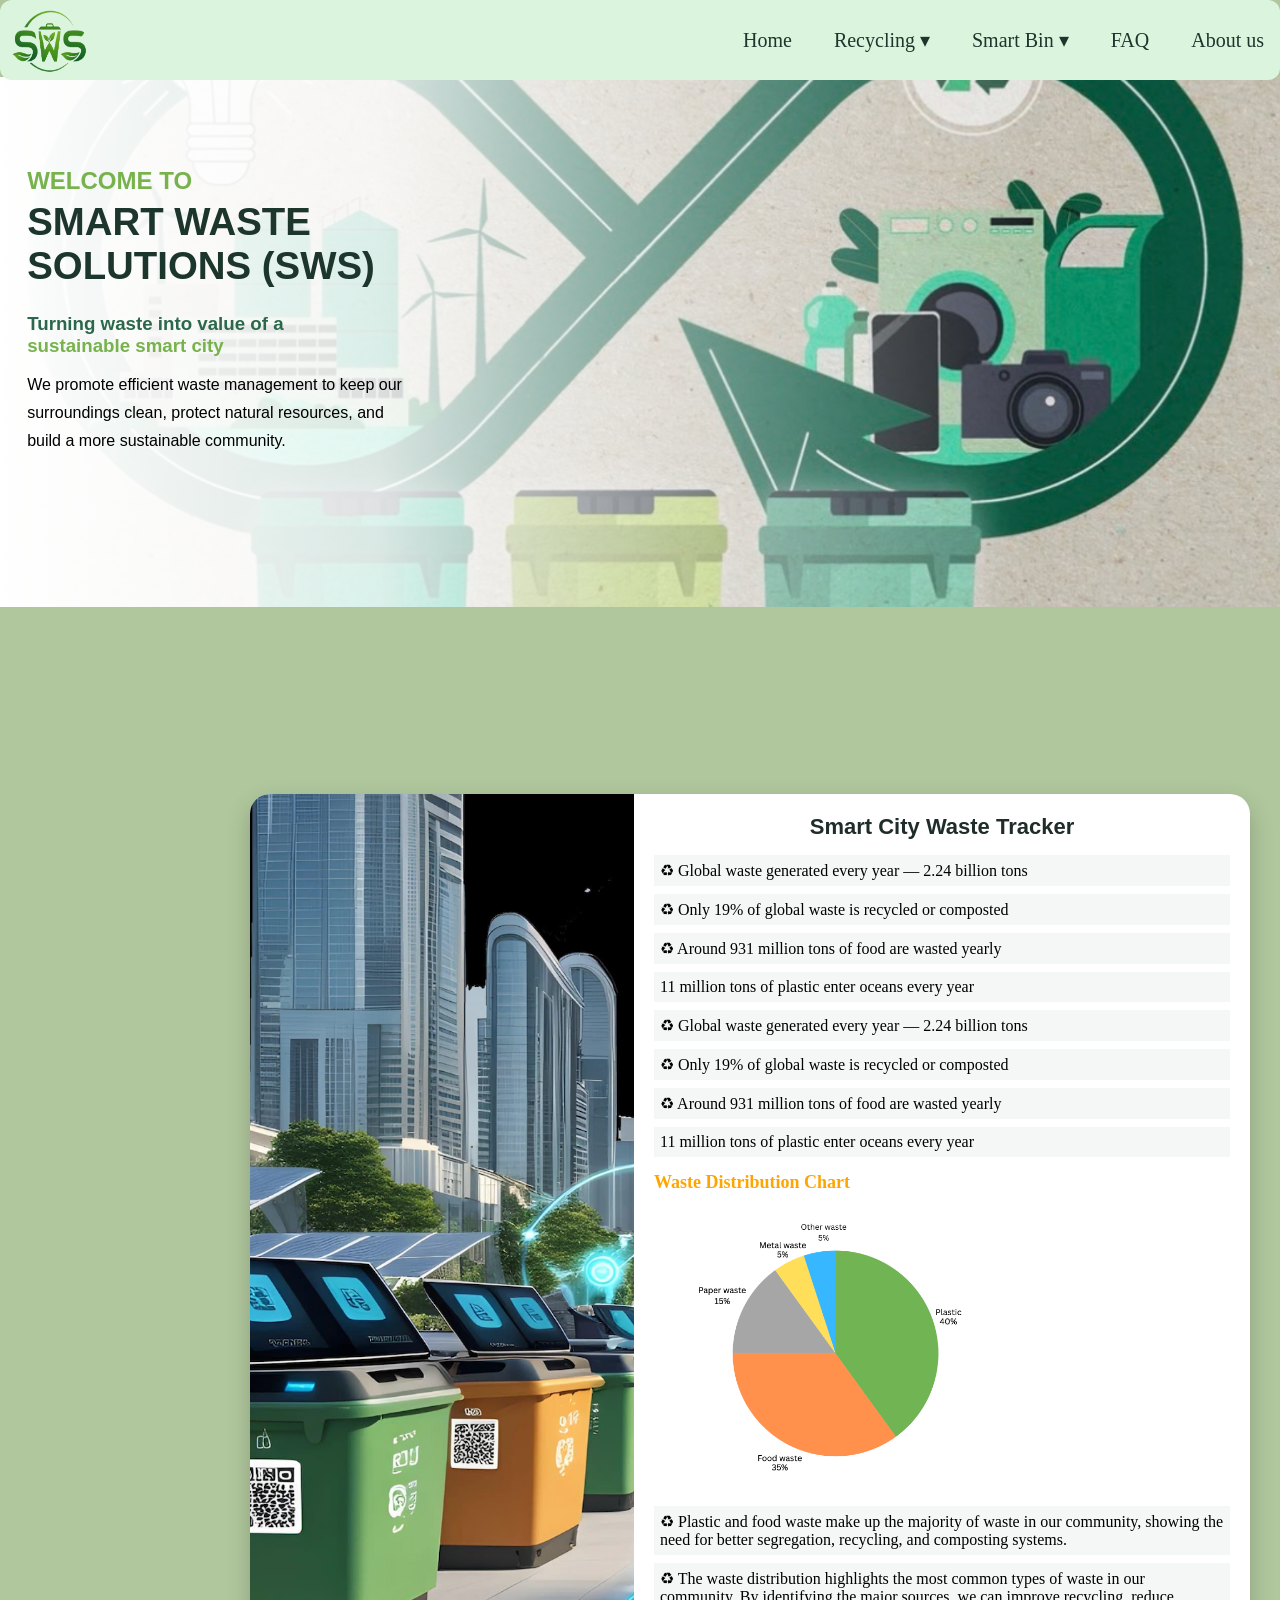
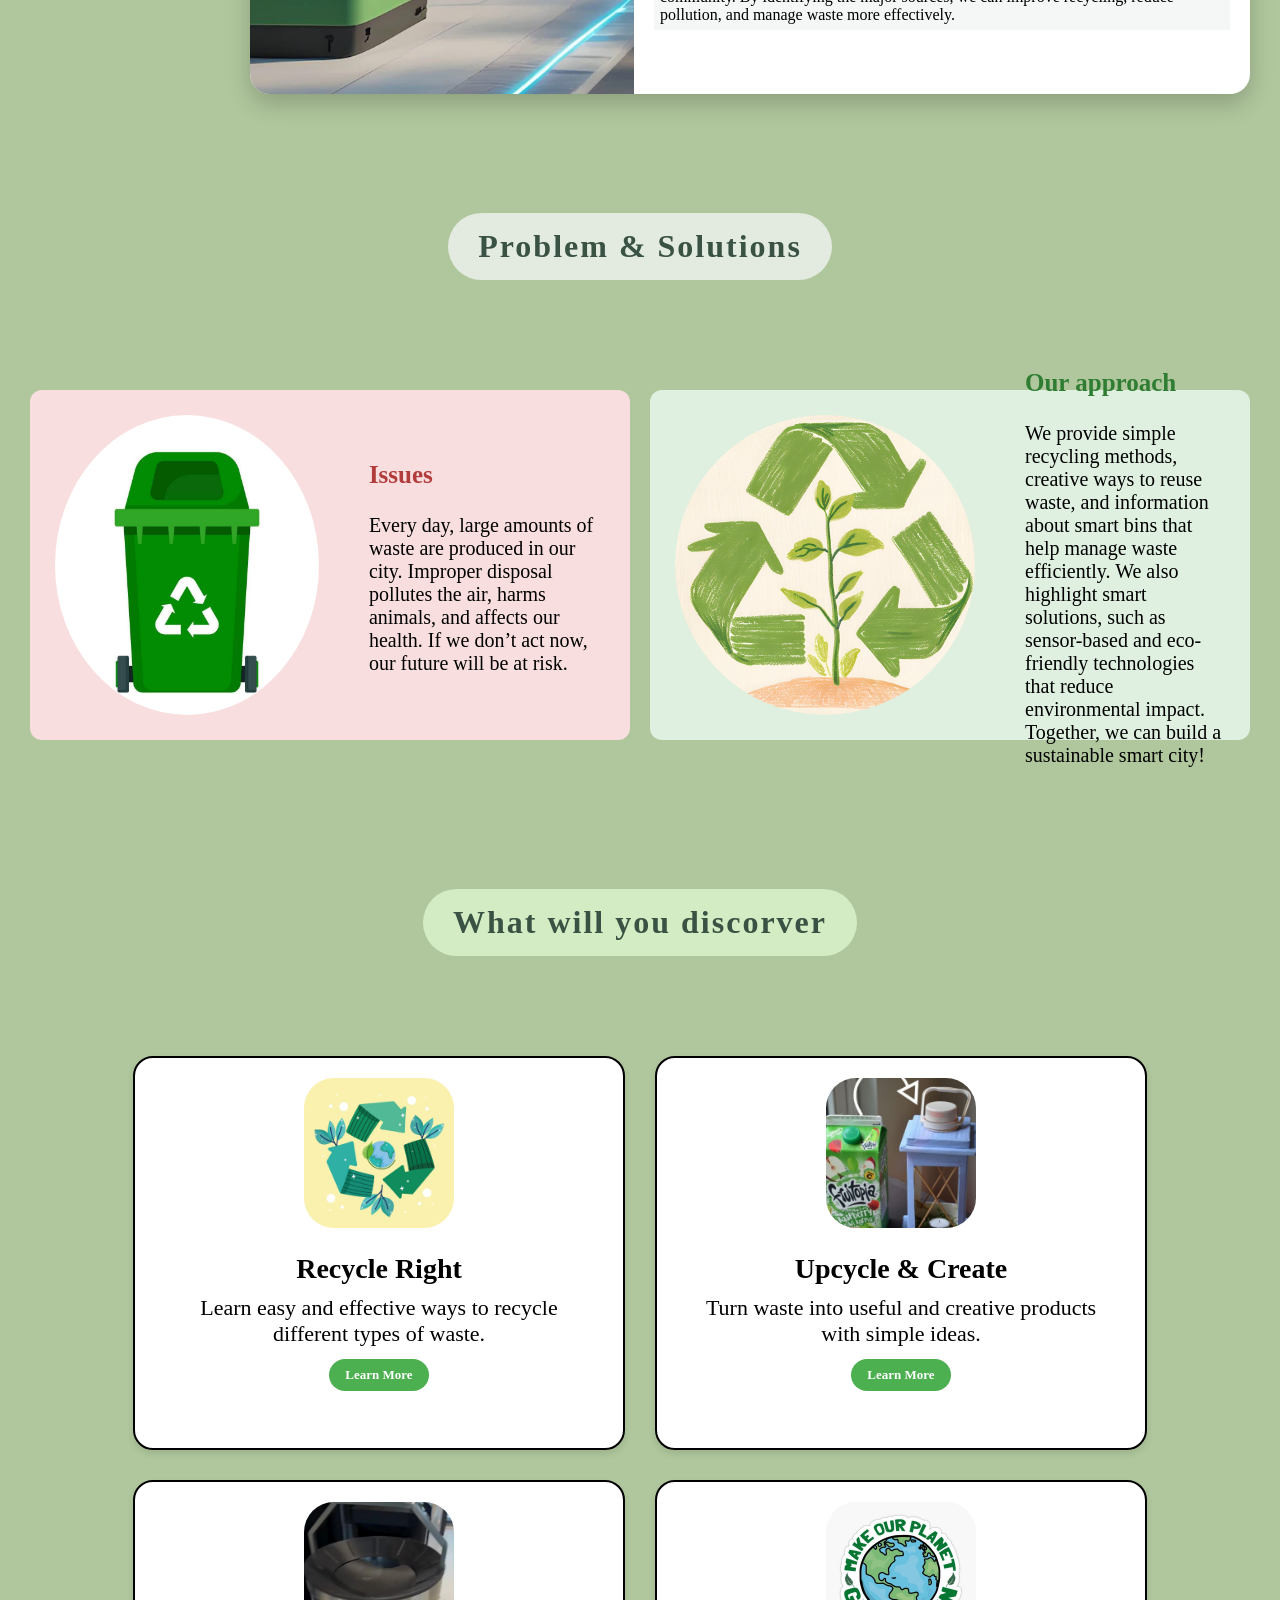
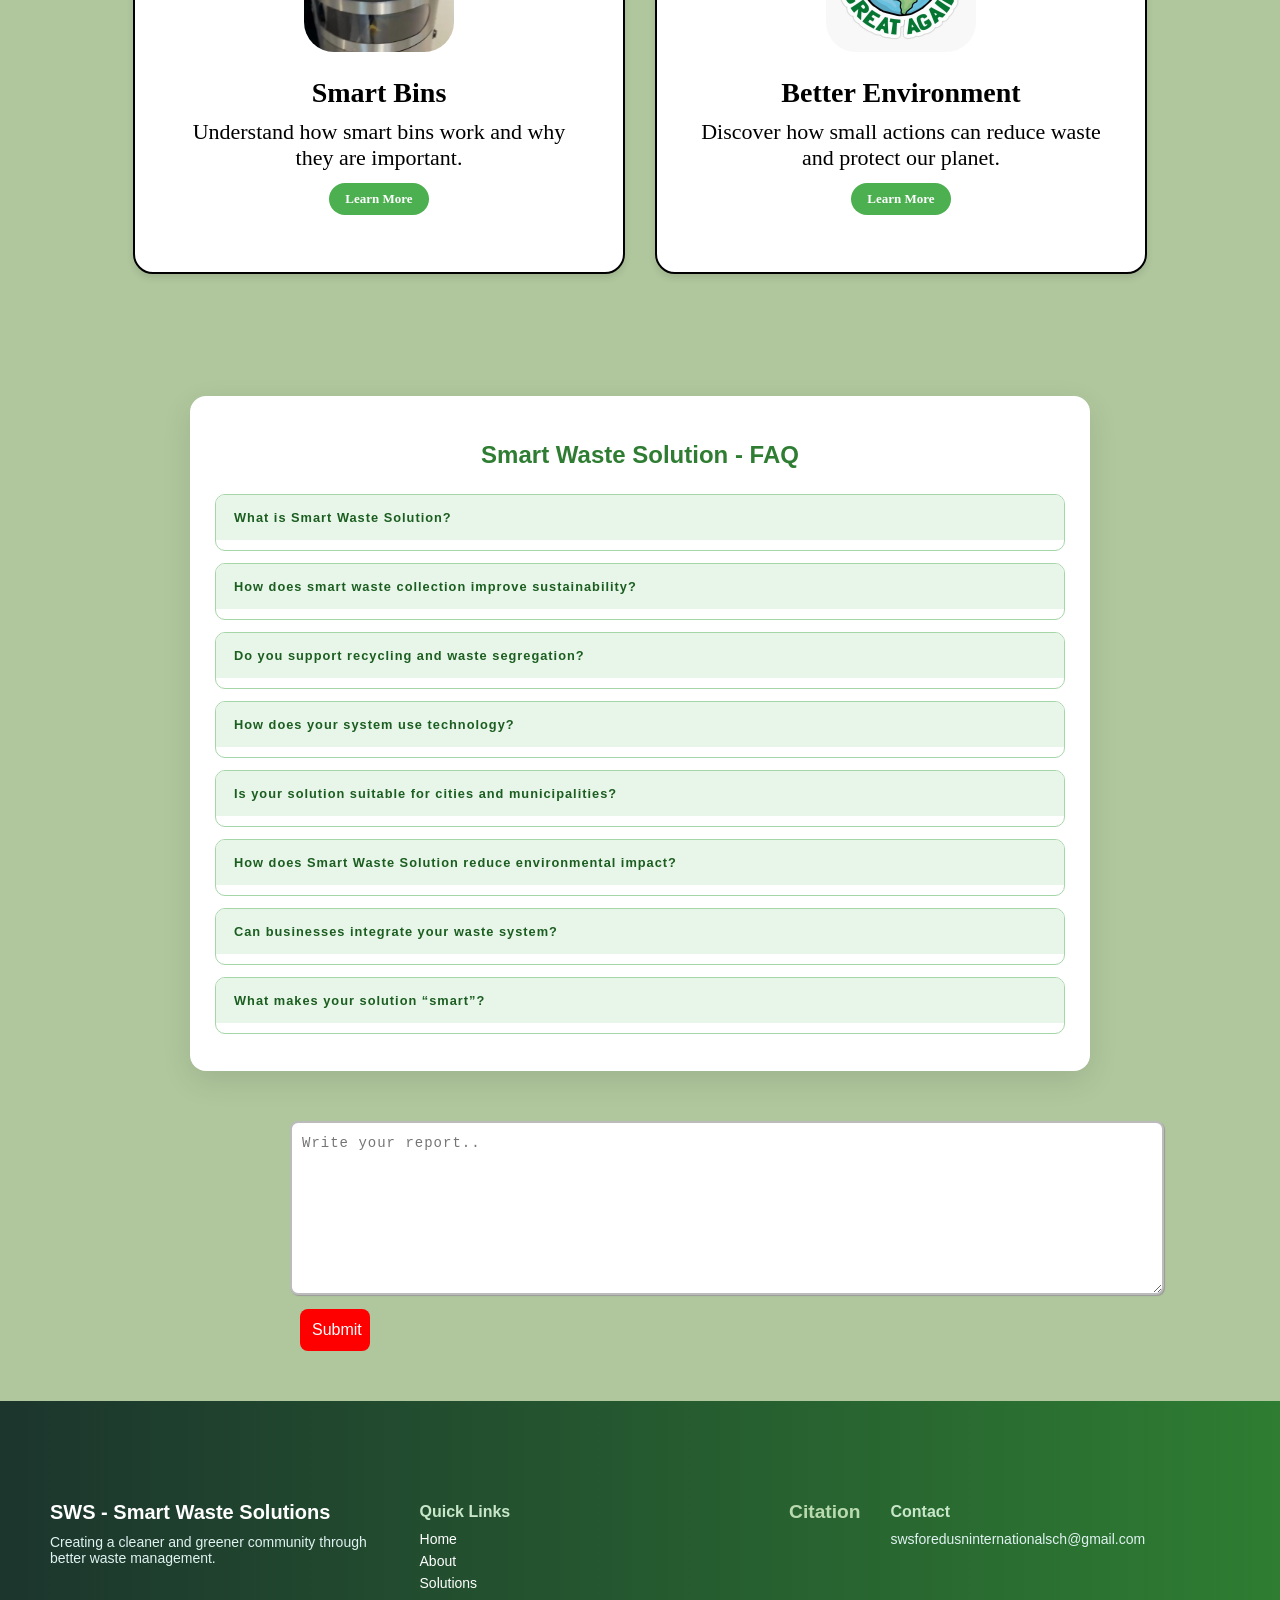
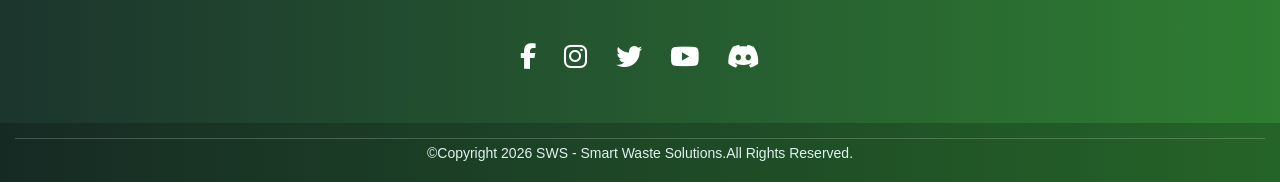
<file: index.html>
<!DOCTYPE html>
<html lang="en">
<head>
    <meta charset="UTF-8">
    <meta name="viewport" content="width=device-width, initial-scale=1.0">
    <title>SWS</title>
    <link rel="stylesheet" href="Pages/style1.css">
    <link rel="icon" type="image/x-icon" href="/Media/icon.png">
    <link rel="stylesheet" href="https://cdnjs.cloudflare.com/ajax/libs/font-awesome/6.5.1/css/all.min.css">

</head>
<body>
<!-- Start of navbar -->
<div id="navbar">

  <a href="index.html">
  <img src="Media/logo.png" alt="logo" id="biglogo">
  </a>

    <a class="nav-link" href="index.html">Home</a>

  <div class="dropdown">
      <a class="nav-link" href="#">Recycling ▾</a>
      <div class="dropdown-content">
        <a  class="nav-link" href="Pages/Tips-for-recycling.html">Tips For Recycling</a>
        <a  class="nav-link" href="Pages/benefits-of-recycling.html">Benefits of Recycling</a>
         <a  class="nav-link" href="Pages/recycle-items-ideas.html">Recycle-item ideas</a>
      </div>
  </div>

  <div class="dropdown">
      <a  class="nav-link" href="#">Smart Bin ▾</a>
      <div class="dropdown-content">
        <a  class="nav-link" href="Pages/Function & Design.html">Function & Design Of Smart Bins</a>
        <a  class="nav-link" href="Pages/benefits-of-smart-bins.html">Benefits of Smart Bins</a>
      </div>
  </div>

  <a href="#faq-go">FAQ</a>
  <a href="Pages/Aboutus-sws.html">About us</a>

</div>
<!-- End of navbar -->
 <!-- Start of one -->
 <div id="home">
  <h2  class= "intro" id="bigtitle">WELCOME TO</h2>
 
  <h1 class="intro" id="secondpartoftitle">
    <span>SMART WASTE</span>
    <span>SOLUTIONS (SWS)</span>
  </h1>
 
  <h3 class="intro" id="thirdtitle">
    <span id="first">Turning waste into value of a </span>
    <span id="second">sustainable smart city</span>
  </h3>
 
  <h4 class="intro" id="senone">
    <span id="sentenone">We promote efficient waste management to keep our</span>
    <span id="sententwo">surroundings clean, protect natural resources, and</span>
    <span id="sententhree">build a more sustainable community.</span>
  </h4>
 
  </div>
 
  <!-- End of one -->

  <!-- Start of two -->
<div class="wasteDashboard">
  <div class="dashboardImage">
    <img src="Media/rtt-picone.jpeg" alt="City Waste" width="100px" length="100px">
  </div>
  
  <div class="dashboardInfo">
    <div class="dashboardTitle">Smart City Waste Tracker</div>
    <div class="wasteStat">♻ Global waste generated every year — 2.24 billion tons</div>
    <div class="wasteStat">♻ Only 19% of global waste is recycled or composted</div>
    <div class="wasteStat">♻ Around 931 million tons of food are wasted yearly</div>
    <div class="wasteStat">11 million tons of plastic enter oceans every year</div>
    <div class="wasteStat">♻ Global waste generated every year — 2.24 billion tons</div>
    <div class="wasteStat">♻ Only 19% of global waste is recycled or composted</div>
    <div class="wasteStat">♻ Around 931 million tons of food are wasted yearly</div>
    <div class="wasteStat">11 million tons of plastic enter oceans every year</div>
    
    <div class="cityStatus">Waste Distribution Chart</div>

    <img src="Media/piechart.png" alt="Waste Distribution Chart" id="new-img" width="350px" width="250px">
    <div class="wasteStat">♻ Plastic and food waste make up the majority of waste in our community, showing the need for better segregation, recycling, and composting systems.</div>
    <div class="wasteStat">♻ The waste distribution highlights the most common types of waste in our community. By identifying the major sources, we can improve recycling, reduce pollution, and manage waste more effectively.</div>
  </div>

  
</div>

  <!-- End of two  -->
 
  <!-- Start of three -->

<h2 id="PNS">Problem & Solutions</h2>
<section class="problem-solution">
  <div class="problem">
    <img src="Media/bin-pic-1.jpg" alt="bin">
    <div>
      <h3 id="problem-text">Issues</h3>
      <p>
        Every day, large amounts of waste are produced in our city.
        Improper disposal pollutes the air, harms animals, and affects our health.
        If we don’t act now, our future will be at risk.
      </p>
    </div>
  </div>

  <div class="solution">
    <img src="Media/solutions-pic-1.jpg" alt="solution">
    <div>
      <h3 id="solution-text">Our approach</h3>
      <p>
        We provide simple recycling methods, 
        creative ways to reuse waste, and information about smart bins 
        that help manage waste efficiently. 
        We also highlight smart solutions, such as sensor-based and eco-friendly technologies 
        that reduce environmental impact. Together, we can build a sustainable smart city!
      </p>
    </div>
  </div>

</section>

<!-- End of three -->

<!-- Start of four -->
<section class="discover">
  <h2>What will you discorver</h2>
  <div class="cards1">
    <div class="card1">
      <img class="pics" src="Media/recycle.jpeg" alt="recycle" width="150px" height="150px">
      <h3>Recycle Right</h3>
      <p>Learn easy and effective ways to recycle different types of waste.</p>
      <a href="Pages/Tips-for-recycling.html" class="learn-more">Learn More</a>
    </div>
 
    <div class="card1">
      <img class="pics" src="Media/upcycled.png" alt="plant" width="150px" height="150px">
      <h3>Upcycle & Create</h3>
      <p>Turn waste into useful and creative products with simple ideas.</p>
      <a href="Pages/recycle-items-ideas.html" class="learn-more">Learn More</a>
    </div>
 
    <div class="card1">
      <img class="pics" src="Media/smart-bin.png" alt="bin" width="150px" height="150px">
      <h3>Smart Bins</h3>
      <p>Understand how smart bins work and why they are important.</p>
      <a href="Pages/Function & Design.html" class="learn-more">Learn More</a>
    </div>
 
   
 
    <div class="card1">
      <img class="pics" src="Media/better-enviroment.jpg" alt="earth" width="150px" height="150px">
      <h3>Better Environment</h3>
      <p>Discover how small actions can reduce waste and protect our planet.</p>
      <a href="Pages/benefits-of-recycling.html" class="learn-more">Learn More</a>
    </div>
 
  </div>
</section>
  <!-- End of four -->

   <!-- Start of FAQ -->
<section id="faq-go">
  <div class="container">
    <h1 class="faq">Smart Waste Solution - FAQ</h1>
<!-- 1 -->
  <div class="accoi">
    <input type="radio" name="faq" id="q1">
    <label class="accol" for="q1">What is Smart Waste Solution?</label>
    <div class="accoc">
      Smart Waste Solution is an eco-friendly waste management system that uses smart tracking, automation, and recycling optimization to reduce environmental pollution.
      </div>
  </div>
 
    <!-- 2 -->
  <div class="accoi">
    <input type="radio" name="faq" id="q2">
    <label class="accol" for="q2">How does smart waste collection improve sustainability?</label>
    <div class="accoc">
        It reduces unnecessary collection trips, lowers fuel consumption, and ensures waste is collected only when needed, minimizing carbon emissions.
    </div>
  </div>
 
    <!-- 3 -->
  <div class="accoi">
    <input type="radio" name="faq" id="q3">
    <label class="accol" for="q3">Do you support recycling and waste segregation?</label>
    <div class="accoc">
        Yes, we promote proper waste segregation at source and ensure recyclable materials are processed efficiently to support a circular economy.
    </div>
  </div>
 
    <!-- 4 -->
  <div class="accoi">
    <input type="radio" name="faq" id="q4">
    <label class="accol" for="q4">How does your system use technology?</label>
    <div class="accoc">
        We use smart sensors, data analytics, and route optimization systems to improve waste collection efficiency and reduce operational waste.
    </div>
  </div>
 
    <!-- 5 -->
  <div class="accoi">
    <input type="radio" name="faq" id="q5">
    <label class="accol" for="q5">Is your solution suitable for cities and municipalities?</label>
    <div class="accoc">
        Yes, our system is designed for smart cities and can be scaled for municipalities to manage large-scale waste efficiently.
    </div>
  </div>
 
    <!-- 6 -->
  <div class="accoi">
    <input type="radio" name="faq" id="q6">
    <label class="accol" for="q6">How does Smart Waste Solution reduce environmental impact?</label>
    <div class="accoc">
        By optimizing routes, reducing landfill waste, and increasing recycling rates, we significantly lower pollution and greenhouse gas emissions.
    </div>
  </div>
 
    <!-- 7 -->
  <div class="accoi">
    <input type="radio" name="faq" id="q7">
    <label class="accol" for="q7">Can businesses integrate your waste system?</label>
    <div class="accoc">
        Yes, businesses can integrate our system to manage waste efficiently, reduce costs, and meet sustainability goals.
    </div>
  </div>
 
    <!-- 8 -->
  <div class="accoi">
    <input type="radio" name="faq" id="q8">
    <label class="accol" for="q8">What makes your solution “smart”?</label>
    <div class="accoc">
        It combines IoT sensors, real-time monitoring, and AI-based optimization to create an intelligent and adaptive waste management system.
    </div>
  </div>
</div>
</section>

 <!-- report section -->
<div class="feedback-area">
    <textarea class="input-report" placeholder="Write your report.."></textarea>
    <button class="send-report">Submit</button>
</div>
<!-- end of report -->

<!-- Start of footer -->
<footer class="footer">
  <div class="footer-container">

    <div class="footer-left">
      <h3>SWS - Smart Waste Solutions</h3>
      <p>Creating a cleaner and greener community through better waste management.</p>
    </div>

    <div class="footer-links">
      <h4>Quick Links</h4>
      <p><a href="index.html">Home</a></p>
      <p><a href="/Pages/Aboutus-sws.html">About</a></p>
      <p><a href="/Pages/benefits-of-smart-bins.html">Solutions</a></p>
    </div>

    <div class="footer-citation">
      <p><a href="/References.html">Citation</a></p>
    </div>

    <div class="footer-contact">
      <h4>Contact</h4>
      <p>swsforedusninternationalsch@gmail.com</p>
    </div>

    <div class="social-icons">
      <a href="https://www.facebook.com/share/1CdubvWEvr/?mibextid=wwXIfr" target="fab fa-facebook-f">
        <i class="fab fa-facebook-f"></i>
      </a>

      <a href="https://www.instagram.com/accounts/emailsignup/?next=&hl=en" target="fab fa-instagram">
        <i class="fab fa-instagram"></i>
      </a>

      <a href="https://www.twitter.new" target="fab fa-twitter">
        <i class="fab fa-twitter"></i>
      </a>

      <a href="https://www.youtube.com/@SmartWasteSolutions" target="fab fa-youtube">
        <i class="fab fa-youtube"></i>
      </a>

      <a href="https://discord.gg/6uevpXJD" target="fab fa-discord">
        <i class="fab fa-discord"></i>
      </a>
    </div>

  </div>


  <div class="footer-end">
    <p>©Copyright 2026 SWS - Smart Waste Solutions.All Rights Reserved.</p>
  </div>
</footer>
<!-- End of footer -->
    <!-- End of home page -->

</body>

</head>
</html>
</file>
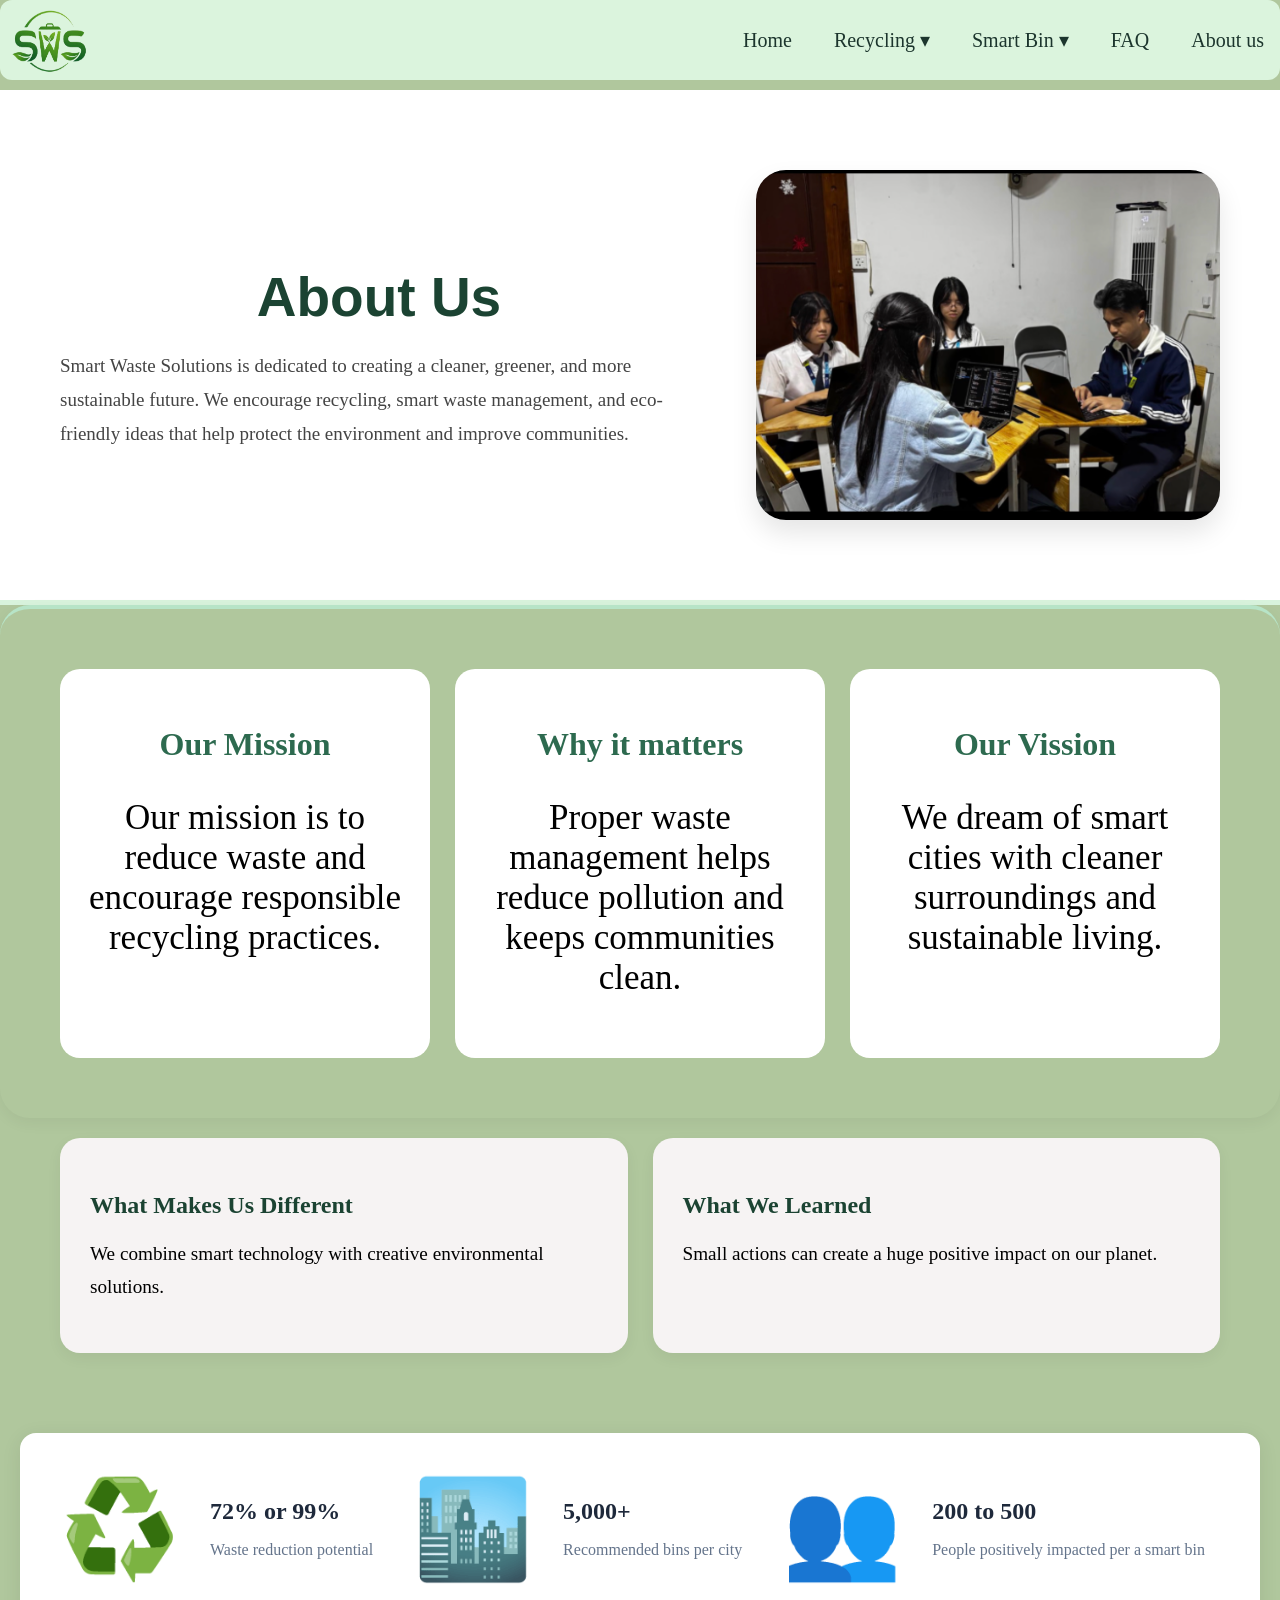
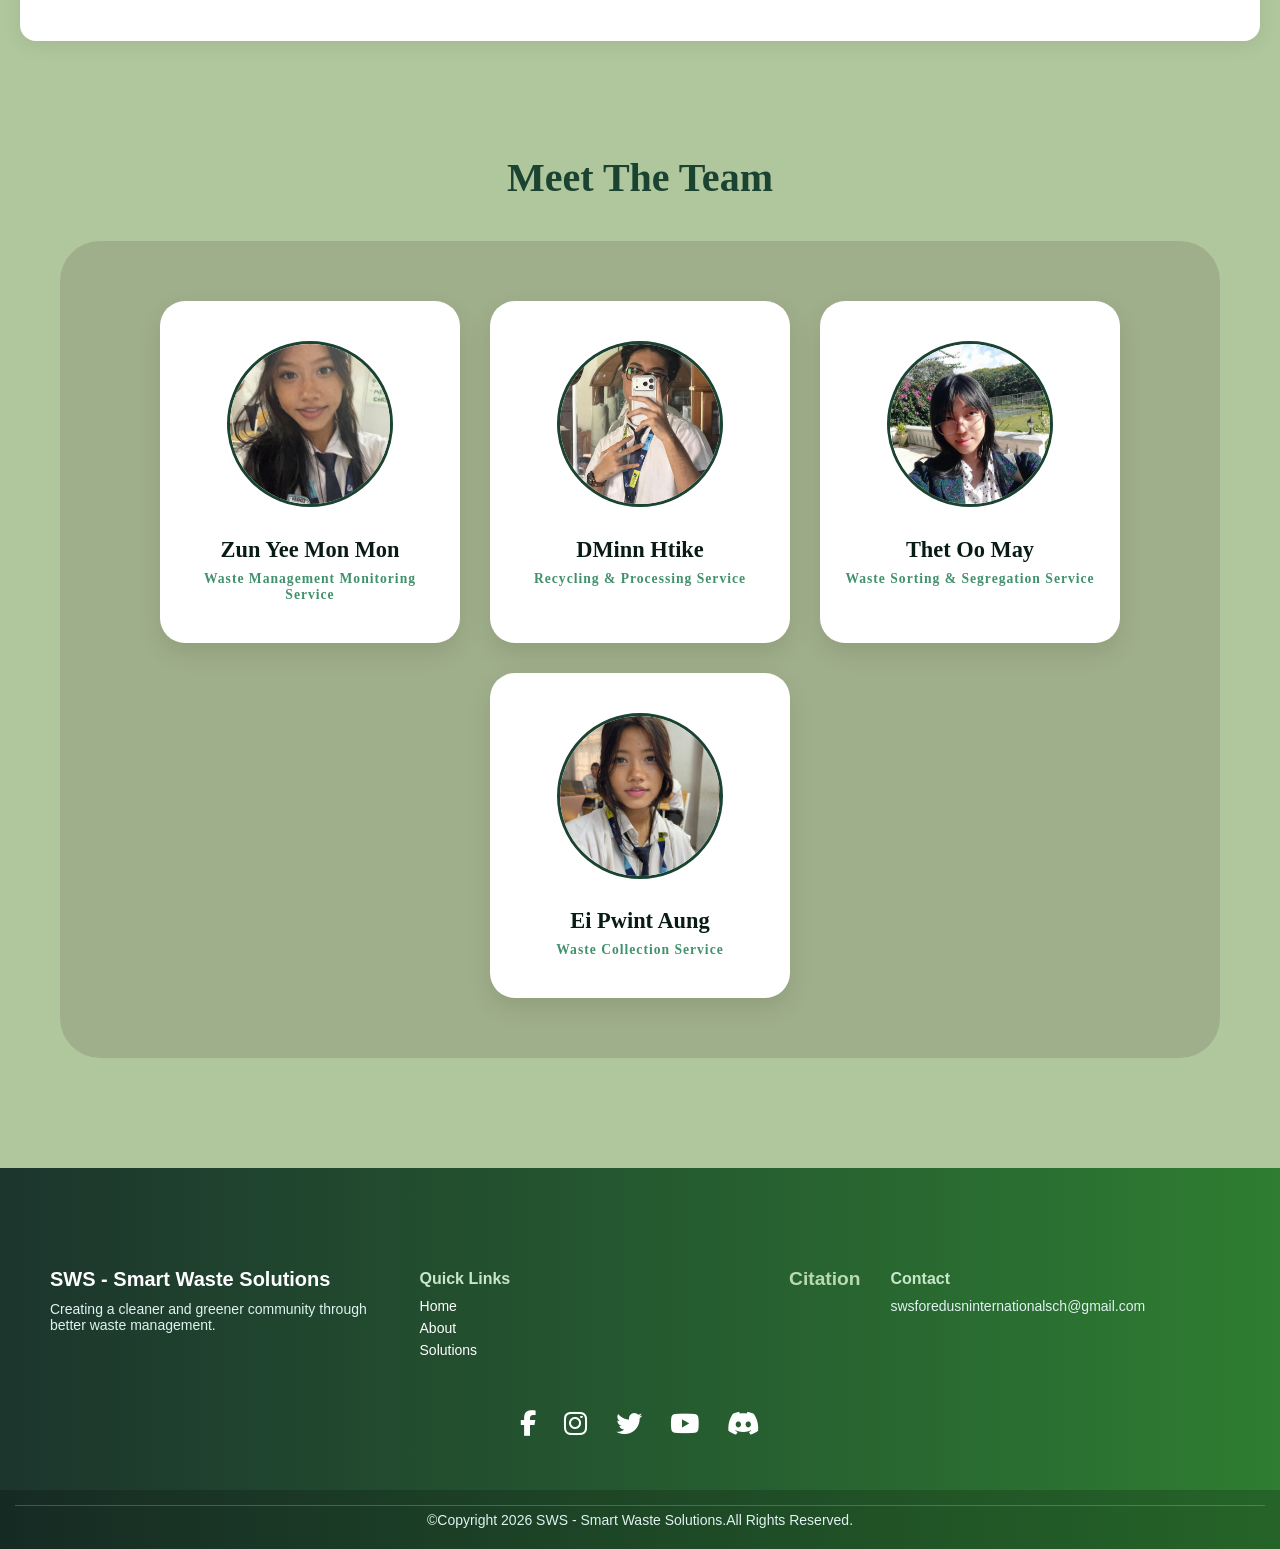
<file: Pages/Aboutus-sws.html>
<!DOCTYPE html>
<html lang="en">
<head>
    <meta charset="UTF-8">
    <meta name="viewport" content="width=device-width, initial-scale=1.0">
    <title>SWS - FAQ </title>
    <link rel="stylesheet" href="style1.css">
    <link rel="icon" type="image/x-icon" href="../Media/icon.png">
    <link rel="stylesheet" href="https://cdnjs.cloudflare.com/ajax/libs/font-awesome/6.5.1/css/all.min.css">
    

<body class="Aboutus">

<!-- Start of navbar -->
<div id="navbar">

  <a href="../index.html">
  <img src="../Media/logo.png" alt="logo" id="biglogo">
  </a>

    <a class="nav-link" href="../index.html">Home</a>

  <div class="dropdown">
      <a class="nav-link" href="#">Recycling ▾</a>
      <div class="dropdown-content">
        <a  class="nav-link" href="Tips-for-recycling.html">Tips For Recycling</a>
        <a  class="nav-link" href="benefits-of-recycling.html">Benefits of Recycling</a>
         <a  class="nav-link" href="recycle-items-ideas.html">Recycle-item ideas</a>
      </div>
  </div>

  <div class="dropdown">
      <a  class="nav-link" href="#">Smart Bin ▾</a>
      <div class="dropdown-content">
        <a  class="nav-link" href="Function & Design.html">Function & Design Of Smart Bins</a>
        <a  class="nav-link" href="benefits-of-smart-bins.html">Benefits of Smart Bins</a>
      </div>
  </div>

  <a href="../index.html#faq-go">FAQ</a>
  <a href="Aboutus-sws.html">About us</a>

</div>
<!-- End of navbar -->
 <!-- hero -->
 
<section class="hero">
  <div class="herotext">
    <h1>About Us</h1>
    <p>
      Smart Waste Solutions is dedicated to creating a cleaner,
      greener, and more sustainable future. We encourage recycling,
      smart waste management, and eco-friendly ideas that help protect
      the environment and improve communities.
    </p>
  </div>
 
  <div class="hero-img">
    <img src="../Media/aboutus.png" alt="About Us Image">
  </div>
 
</section>
 
<!-- cards -->
<section class="about-grid">

  <div class="about-box">
    <h3 class="about-title">Our Mission</h3>
    <p class="about-text">
      Our mission is to reduce waste and encourage responsible recycling practices.
    </p>
  </div>

  <div class="about-box">
    <h3 class="about-title">Why it matters</h3>
    <p class="about-text">
      Proper waste management helps reduce pollution and keeps communities clean.
    </p>
  </div>

  <div class="about-box">
    <h3 class="about-title">Our Vission</h3>
    <p class="about-text">
      We dream of smart cities with cleaner surroundings and sustainable living.
    </p>
  </div>

</section>


 
<!-- boxes -->
 
<section class="section">
  <div class="box">
    <h3>What Makes Us Different</h3> 
    <p>
      We combine smart technology with creative environmental solutions.
    </p>
  </div>
 
  <div class="box">
    <h3>What We Learned</h3> 
    <p>
      Small actions can create a huge positive impact on our planet.
    </p>
  </div>
 
</section>

<!-- three amount  -->
 <div class="stats-card">
  <div class="stat-item">
    <div class="icon" >♻️</div>
    <div class="text">
      <h3 class="stat-number">72% or 99%</h3>
      <p class="stat-label">Waste reduction potential</p>
    </div>
  </div>

  <div class="stat-item">
    <div class="icon" >🏙️</div>
    <div class="text">
      <h3 class="stat-number">5,000+</h3>
      <p class="stat-label">Recommended bins per city</p>
    </div>
  </div>

  <div class="stat-item">
    <div class="icon">👥</div>
    <div class="text">
      <h3 class="stat-number">200 to 500</h3>
      <p class="stat-label">People positively impacted per a smart bin</p>
    </div>
  </div>
</div>
<!-- end of it -->
 
<!-- team members -->
 
<section class="team">
  <h2>Meet The Team</h2>
  <div class="team-container">
    <div class="member">

      <div class="circle">
        <img src="../Media/ZYMM.JPG" alt="ZUN YEE MON MON">
      </div>
      <h4>Zun Yee Mon Mon</h4>
      <p>Waste Management Monitoring Service</p>

    </div>

    <div class="member">

      <div class="circle">
        <img src="../Media/DMH.jpg" alt="D MIN HTIKE">
      </div>

      <h4>DMinn Htike</h4>
      <p>Recycling & Processing Service</p>
    </div>
 
    <div class="member">
      
      <div class="circle">
        <img src="../Media/ThetOoMay.png" alt="THET OO MAY">
      </div>
 
      <h4>Thet Oo May</h4>
      <p>Waste Sorting & Segregation Service</p>
 
    </div>
 
    <div class="member">
      <div class="circle">
        <img src="../Media/EPA.png" alt="EI PWINT AUNG">
      </div>
 
      <h4>Ei Pwint Aung</h4>
      <p>Waste Collection Service</p>
 
    </div>
  </div>
</section>
 <!-- Start of footer -->
<footer class="footer">
  <div class="footer-container">

    <div class="footer-left">
      <h3>SWS - Smart Waste Solutions</h3>
      <p>Creating a cleaner and greener community through better waste management.</p>
    </div>

    <div class="footer-links">
      <h4>Quick Links</h4>
      <p><a href="../index.html">Home</a></p>
      <p><a href="/Pages/Aboutus-sws.html">About</a></p>
      <p><a href="/Pages/benefits-of-smart-bins.html">Solutions</a></p>
    </div>

    <div class="footer-citation">
      <p><a href="../References.html">Citation</a></p>
    </div>

    <div class="footer-contact">
      <h4>Contact</h4>
      <p>swsforedusninternationalsch@gmail.com</p>
    </div>

    <div class="social-icons">
      <a href="https://www.facebook.com/share/1CdubvWEvr/?mibextid=wwXIfr" target="fab fa-facebook-f">
        <i class="fab fa-facebook-f"></i>
      </a>

      <a href="https://www.instagram.com/accounts/emailsignup/?next=&hl=en" target="fab fa-instagram">
        <i class="fab fa-instagram"></i>
      </a>

      <a href="https://www.twitter.new" target="fab fa-twitter">
        <i class="fab fa-twitter"></i>
      </a>

      <a href="https://www.youtube.com/@SmartWasteSolutions" target="fab fa-youtube">
        <i class="fab fa-youtube"></i>
      </a>

      <a href="https://discord.gg/6uevpXJD" target="fab fa-discord">
        <i class="fab fa-discord"></i>
      </a>
    </div>

  </div>


  <div class="footer-end">
    <p>©Copyright 2026 SWS - Smart Waste Solutions.All Rights Reserved.</p>
  </div>
</footer>
<!-- End of footer -->

    
</body>
</head>
</html>
</file>
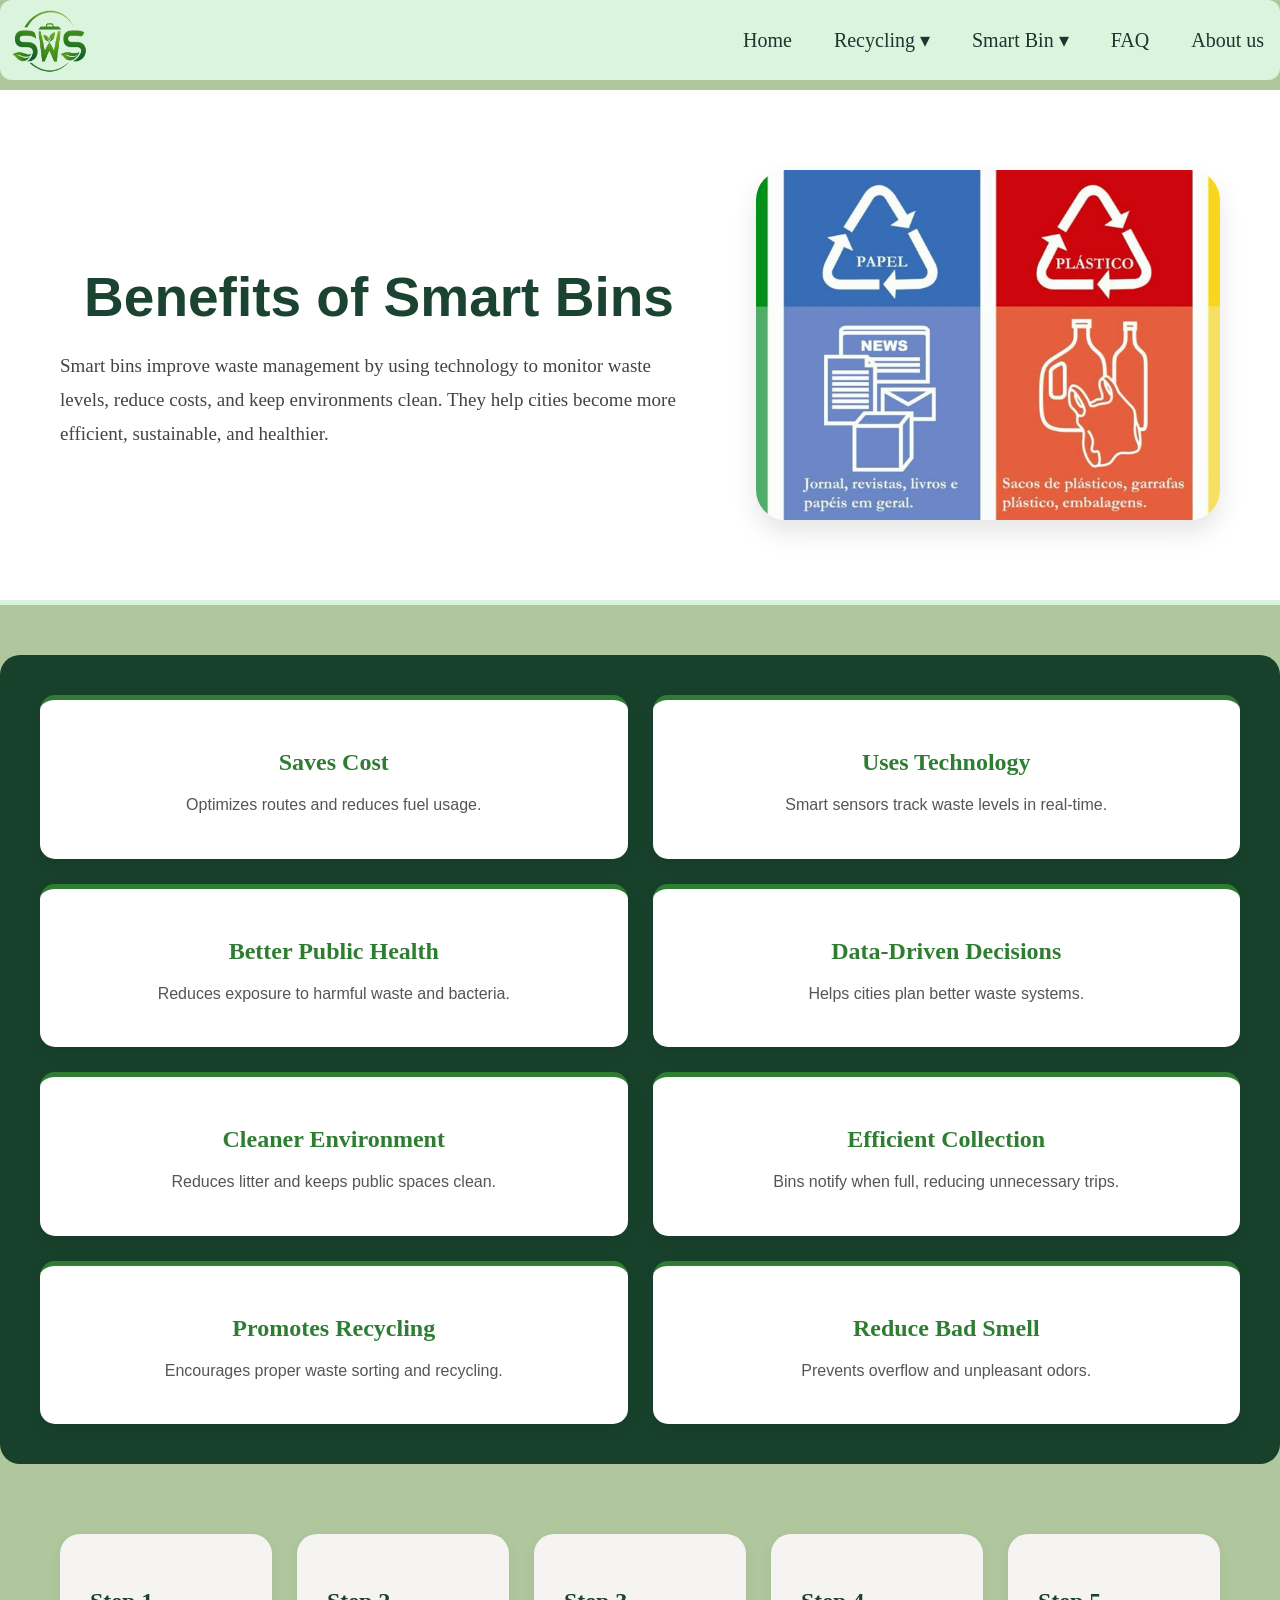
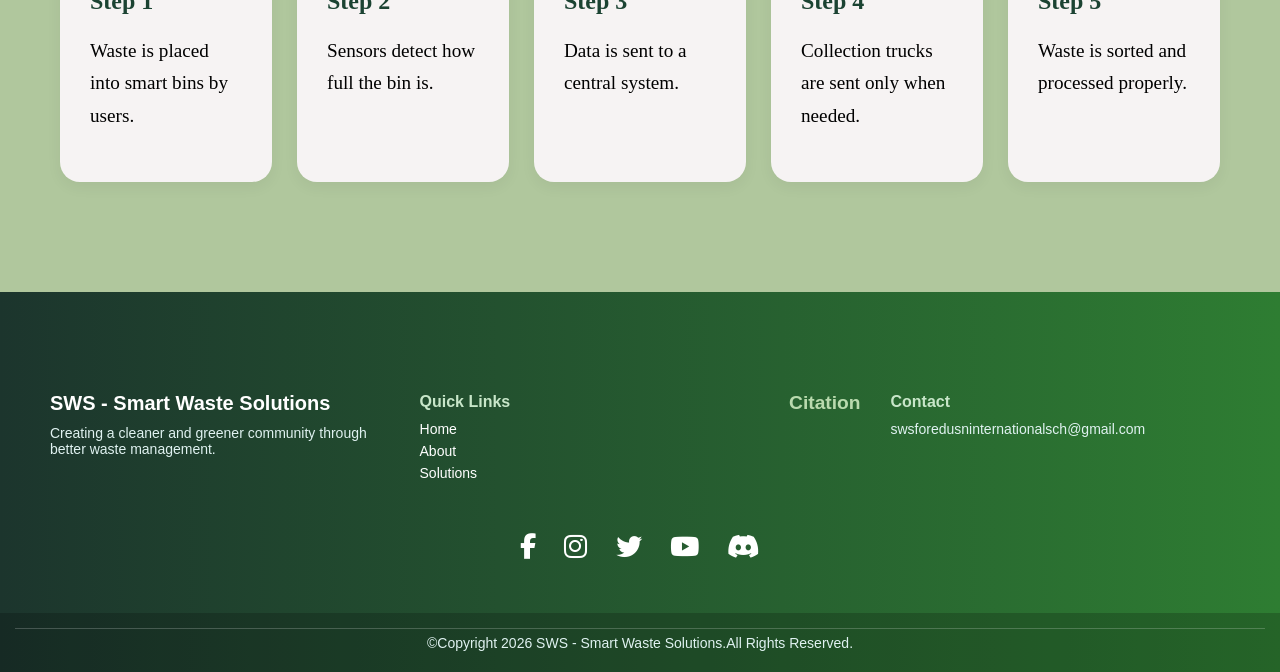
<file: Pages/benefits-of-smart-bins.html>
<!DOCTYPE html>
<html lang="en">
<head meta name="viewport" content="with-device-width, initial-scale=1.0">
  <meta charset="UTF-8">
  <meta name="viewport" content="width=device-width, initial-scale=1.0">
  <link rel="stylesheet" href="style1.css">
  <link rel="icon" type="image/x-icon" href="../Media/icon.png">
  <link rel="stylesheet" href="https://cdnjs.cloudflare.com/ajax/libs/font-awesome/6.5.1/css/all.min.css">
    
  <title>SWS - Benefits Of Smart Bins</title>

</head>
<body>
<!-- Start of navbar -->
<div id="navbar">
 
  <a href="../index.html">
  <img src="../Media/logo.png" alt="logo" id="biglogo">
  </a>
 
    <a class="nav-link" href="../index.html">Home</a>
 
  <div class="dropdown">
      <a class="nav-link" href="#">Recycling ▾</a>
      <div class="dropdown-content">
        <a  class="nav-link" href="Tips-for-recycling.html">Tips For Recycling</a>
        <a  class="nav-link" href="benefits-of-recycling.html">Benefits of Recycling</a>
         <a  class="nav-link" href="recycle-items-ideas.html">Recycle-item ideas</a>
      </div>
  </div>
 
  <div class="dropdown">
      <a  class="nav-link" href="#">Smart Bin ▾</a>
      <div class="dropdown-content">
        <a  class="nav-link" href="Function & Design.html">Function & Design Of Smart Bins</a>
        <a  class="nav-link" href="benefits-of-smart-bins.html">Benefits of Smart Bins</a>
      </div>
  </div>
 
  <a href="../index.html#faq-go">FAQ</a>
  <a href="Aboutus-sws.html">About us</a>
 
</div>
<!-- End of navbar -->
</body>
</html>
 
 
<!-- HERO SECTION -->
<section class="hero">
 
  <div class="herotext">
    <h1>Benefits of Smart Bins</h1>
    <p>
      Smart bins improve waste management by using technology to monitor waste levels,
      reduce costs, and keep environments clean. They help cities become more efficient,
      sustainable, and healthier.
    </p>
  </div>
 
  <div class="hero-img">
    <img src="../Media/benefits-of-smart-bins-pic.jpg" alt="benefits-of-smart-bins">
  </div>
  </section>
 
 
<!-- WHY SMART BINS -->
<section class="smartbin-grid">

  <div class="smartbin-item">
    <h3 class="smartbin-title">Saves Cost</h3>
    <p class="smartbin-text">Optimizes routes and reduces fuel usage.</p>
  </div>

  <div class="smartbin-item">
    <h3 class="smartbin-title">Uses Technology</h3>
    <p class="smartbin-text">Smart sensors track waste levels in real-time.</p>
  </div>

  <div class="smartbin-item">
    <h3 class="smartbin-title">Better Public Health</h3>
    <p class="smartbin-text">Reduces exposure to harmful waste and bacteria.</p>
  </div>

  <div class="smartbin-item">
    <h3 class="smartbin-title">Data-Driven Decisions</h3>
    <p class="smartbin-text">Helps cities plan better waste systems.</p>
  </div>

  <div class="smartbin-item">
    <h3 class="smartbin-title">Cleaner Environment</h3>
    <p class="smartbin-text">Reduces litter and keeps public spaces clean.</p>
  </div>

  <div class="smartbin-item">
    <h3 class="smartbin-title">Efficient Collection</h3>
    <p class="smartbin-text">Bins notify when full, reducing unnecessary trips.</p>
  </div>

  <div class="smartbin-item">
    <h3 class="smartbin-title">Promotes Recycling</h3>
    <p class="smartbin-text">Encourages proper waste sorting and recycling.</p>
  </div>

  <div class="smartbin-item">
    <h3 class="smartbin-title">Reduce Bad Smell</h3>
    <p class="smartbin-text">Prevents overflow and unpleasant odors.</p>
  </div>

</section>
<!-- HOW IT WORKS -->
<section class="section">
 
  <div class="box">
    <h3>Step 1</h3>
    <p>Waste is placed into smart bins by users.</p>
  </div>
 
  <div class="box">
    <h3>Step 2</h3>
    <p>Sensors detect how full the bin is.</p>
  </div>
 
  <div class="box">
    <h3>Step 3</h3>
    <p>Data is sent to a central system.</p>
  </div>
 
  <div class="box">
    <h3>Step 4</h3>
    <p>Collection trucks are sent only when needed.</p>
  </div>
 
  <div class="box">
    <h3>Step 5</h3>
    <p>Waste is sorted and processed properly.</p>
  </div>
 
</section>
 
 
 
 
  <!-- Start of footer -->
<footer class="footer">
  <div class="footer-container">

    <div class="footer-left">
      <h3>SWS - Smart Waste Solutions</h3>
      <p>Creating a cleaner and greener community through better waste management.</p>
    </div>

    <div class="footer-links">
      <h4>Quick Links</h4>
      <p><a href="../index.html">Home</a></p>
      <p><a href="/Pages/Aboutus-sws.html">About</a></p>
      <p><a href="/Pages/benefits-of-smart-bins.html">Solutions</a></p>
    </div>

    <div class="footer-citation">
      <p><a href="../References.html">Citation</a></p>
    </div>

    <div class="footer-contact">
      <h4>Contact</h4>
      <p>swsforedusninternationalsch@gmail.com</p>
    </div>

    <div class="social-icons">
      <a href="https://www.facebook.com/share/1CdubvWEvr/?mibextid=wwXIfr" target="fab fa-facebook-f">
        <i class="fab fa-facebook-f"></i>
      </a>

      <a href="https://www.instagram.com/accounts/emailsignup/?next=&hl=en" target="fab fa-instagram">
        <i class="fab fa-instagram"></i>
      </a>

      <a href="https://www.twitter.new" target="fab fa-twitter">
        <i class="fab fa-twitter"></i>
      </a>

      <a href="https://www.youtube.com/@SmartWasteSolutions" target="fab fa-youtube">
        <i class="fab fa-youtube"></i>
      </a>

      <a href="https://discord.gg/6uevpXJD" target="fab fa-discord">
        <i class="fab fa-discord"></i>
      </a>
    </div>

  </div>


  <div class="footer-end">
    <p>©Copyright 2026 SWS - Smart Waste Solutions.All Rights Reserved.</p>
  </div>
</footer>
<!-- End of footer -->
</body>
</head>
</html>
</file>
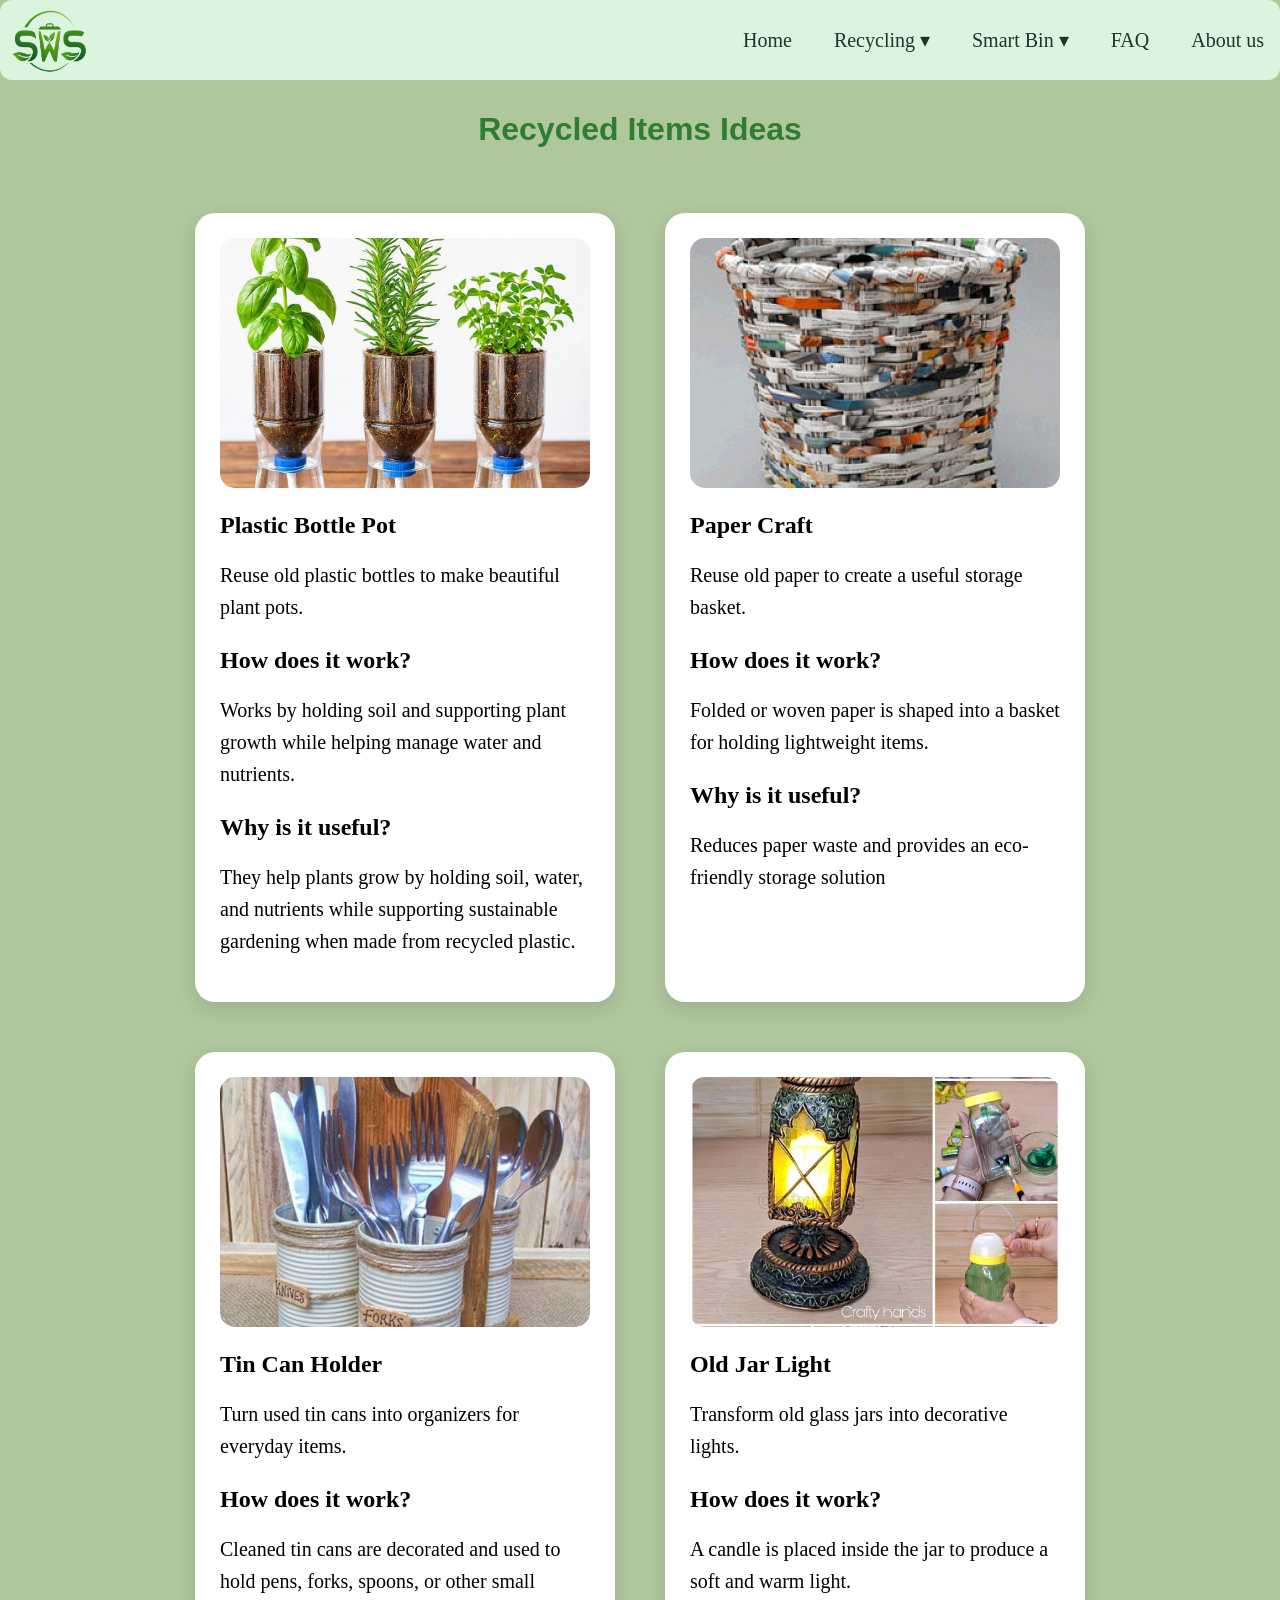
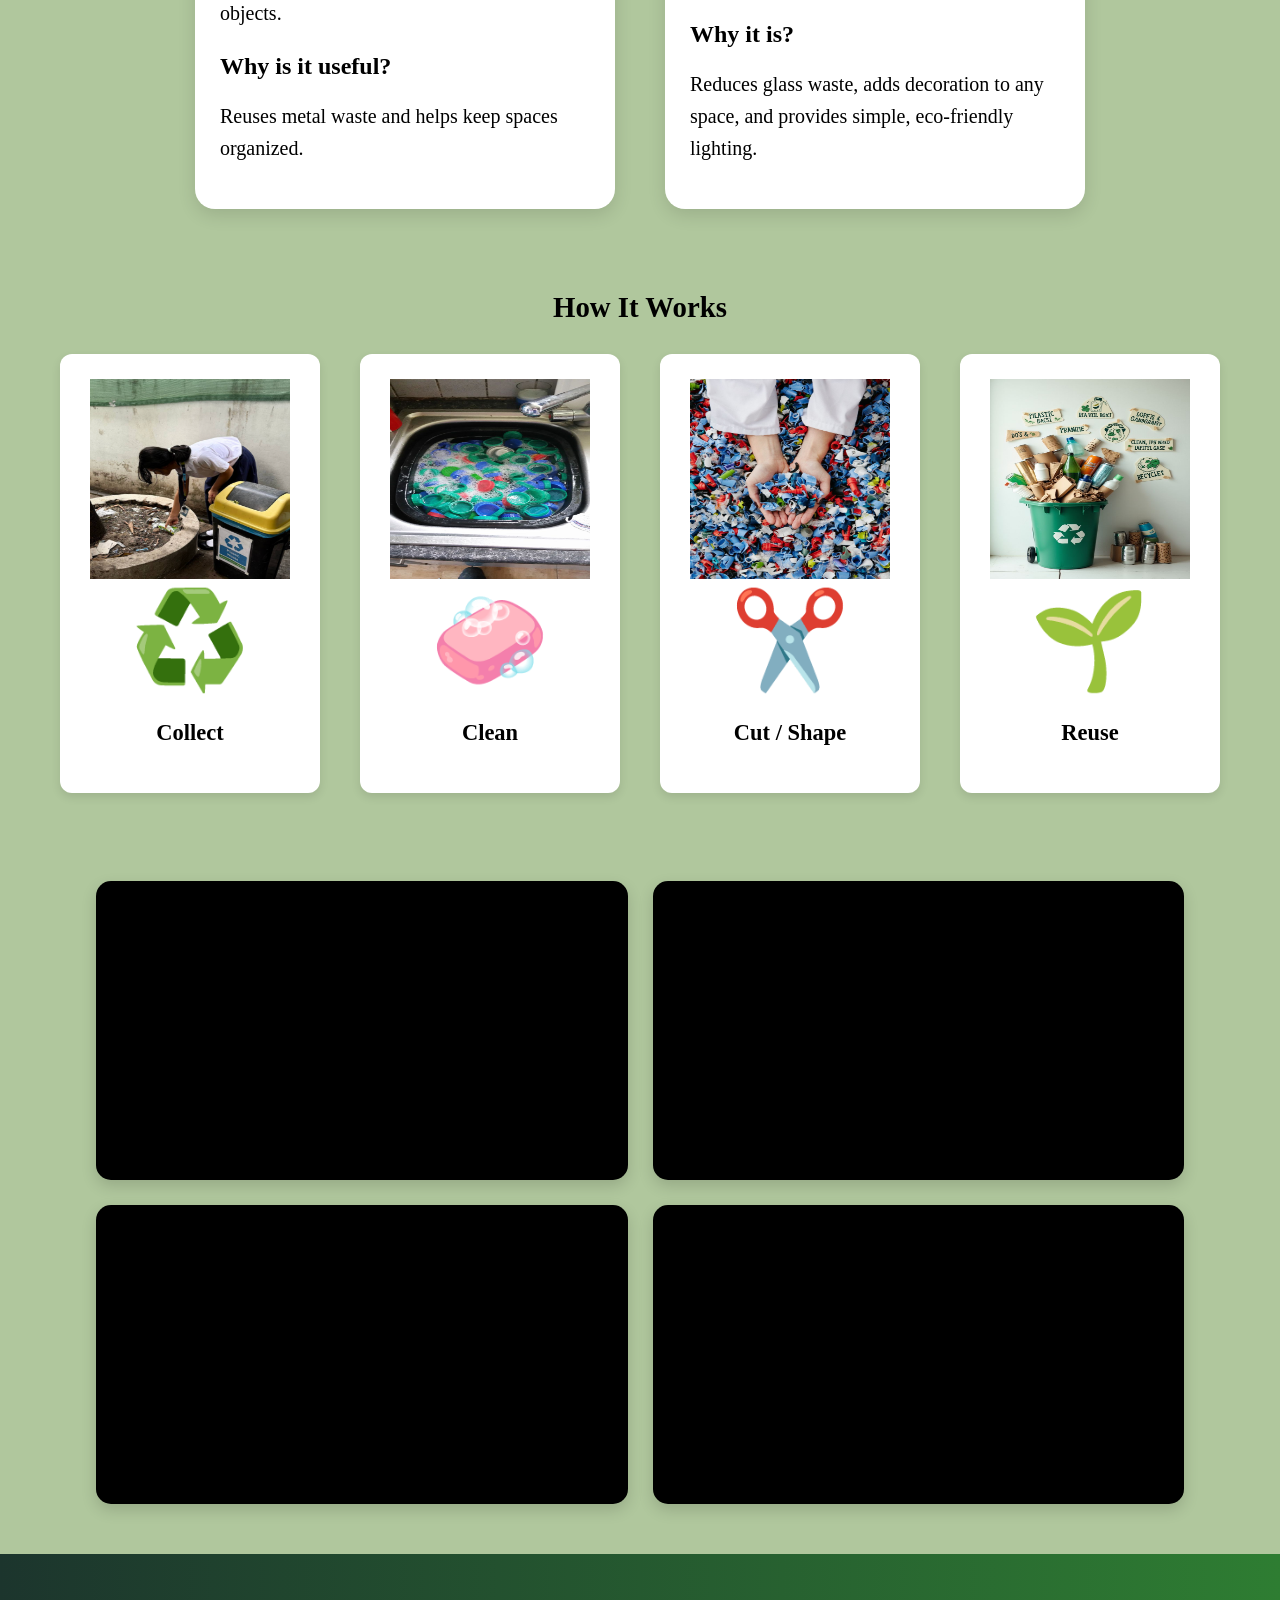
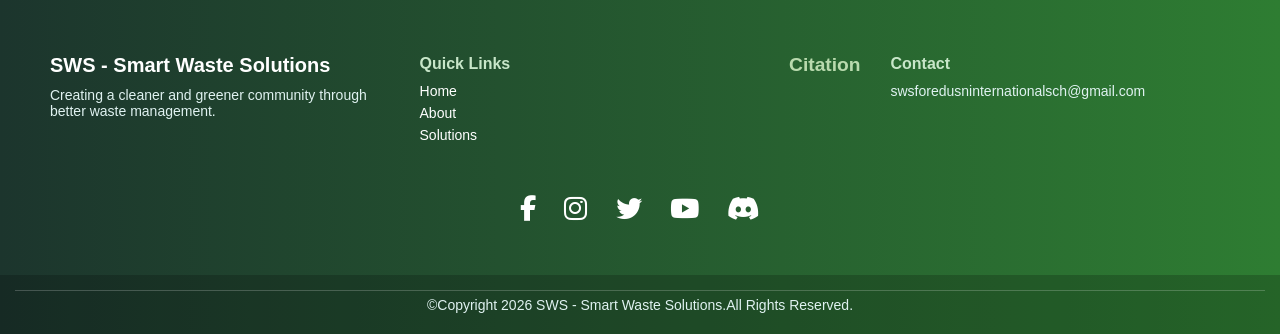
<file: Pages/recycle-items-ideas.html>
<!DOCTYPE html>
<html lang="en">
<head>
    <meta charset="UTF-8">
    <meta name="viewport" content="width=device-width, initial-scale=1.0">
    <title>SWS - Function & Design</title>
    <link rel="stylesheet" href="style1.css">
    <link rel="icon" type="image/x-icon" href="../Media/icon.png">
    <link rel="stylesheet" href="https://cdnjs.cloudflare.com/ajax/libs/font-awesome/6.5.1/css/all.min.css">

</head>
<body class="Function-Design">
<!-- Start of navbar -->
<div id="navbar">

  <a href="../index.html">
  <img src="../Media/logo.png" alt="logo" id="biglogo">
  </a>

    <a class="nav-link" href="../index.html">Home</a>

  <div class="dropdown">
      <a class="nav-link" href="#">Recycling ▾</a>
      <div class="dropdown-content">
        <a  class="nav-link" href="Tips-for-recycling.html">Tips For Recycling</a>
        <a  class="nav-link" href="benefits-of-recycling.html">Benefits of Recycling</a>
         <a  class="nav-link" href="recycle-items-ideas.html">Recycle-item ideas</a>
      </div>
  </div>

  <div class="dropdown">
      <a  class="nav-link" href="#">Smart Bin ▾</a>
      <div class="dropdown-content">
        <a  class="nav-link" href="Function & Design.html">Function & Design Of Smart Bins</a>
        <a  class="nav-link" href="benefits-of-smart-bins.html">Benefits of Smart Bins</a>
      </div>
  </div>

  <a href="../index.html#faq-go">FAQ</a>
  <a href="Aboutus-sws.html">About us</a>

</div>
<!-- End of navbar -->

  <h1>Recycled Items Ideas</h1>
  

  <!-- bottom careds -->
  <div class="c-ards">

    <div class="c-ard">
      <div class="i--mage">
         <img src="../Media/plastic-bottle-pot.jpg" alt="plastic-bottle-pot" width="50px" height="50px"> 
      </div>     
      <h3>Plastic Bottle Pot</h3>
      <p>Reuse old plastic bottles to make beautiful plant pots.</p>
      <h3>How does it work?</h3>
      <p>Works by holding soil and supporting plant growth while helping manage water and nutrients.</p>
      <h3>Why is it useful?</h3>
      <p>They help plants grow by holding soil, water, and nutrients while supporting sustainable gardening when made from recycled plastic.</p>
    </div>

    <div class="c-ard">
      <div class="i--mage">
         <img src="../Media/paper-craft.png" alt="paper-craft">   
      </div>
       
      <h3>Paper Craft</h3>
      <p>Reuse old paper to create a useful storage basket.</p>
      <h3>How does it work?</h3>
      <p>Folded or woven paper is shaped into a basket for holding lightweight items.</p>
      <h3>Why is it useful?</h3>
      <p>Reduces paper waste and provides an eco-friendly storage solution</p>
    </div>

    <div class="c-ard">
      <div class="i--mage">
        <img src="../Media/tin-can.jpg" alt="tin-can">
      </div>

      <h3>Tin Can Holder</h3>
      <p>Turn used tin cans into organizers for everyday items.</p>
      <h3>How does it work?</h3>
      <p>Cleaned tin cans are decorated and used to hold pens, forks, spoons, or other small objects.</p>
      <h3>Why is it useful?</h3>
      <p>Reuses metal waste and helps keep spaces organized.</p>
    </div>

    <div class="c-ard">
      <div class="i--mage">
          <img src="../Media/light-jar.jpg" alt="light-jar">
      </div>
  
      <h3>Old Jar Light</h3>
      <p>Transform old glass jars into decorative lights.</p>
      <h3>How does it work?</h3>
      <p>A candle is placed inside the jar to produce a soft and warm light.</p>
      <h3>Why it is?</h3>
      <p>Reduces glass waste, adds decoration to any space, and provides simple, eco-friendly lighting.</p>
    </div>

  </div>
  <br>

  <!-- how it works -->
  <div class="how">
    <h2>How It Works</h2>

    <div class="ssteps">

      <div class="sstep">
        <img src="../Media/collectingg.png" alt="collecting" width="200px" height="200px">
        <div class="icon">♻️</div>
        <h3>Collect</h3>
      </div>

      <div class="sstep">
        <img src="../Media/washing-things.jpg" alt="collecting" width="200px" height="200px">
        <div class="icon">🧼</div>
        <h3>Clean</h3>
      </div>

      <div class="sstep">
        <img src="../Media/cut-pic.jpg" alt="collecting" width="200px" height="200px">
        <div class="icon">✂️</div>
        <h3>Cut / Shape</h3>
      </div>

      <div class="sstep">
        <img src="../Media/reuse-pic.png.jpg" alt="collecting" width="200px" height="200px">
        <div class="icon">🌱</div>
        <h3>Reuse</h3>
      </div>

    </div>
  </div>
</div>

<!-- video -->
<div class="video-box">
<br>

  

  <div class="video-grid">

  
    <div class="video-container">
      <iframe 
        src="https://www.youtube.com/embed/FChEek0NSOI"
        title="Recycling Ideas"
        allowfullscreen>
      </iframe>
    </div>

   
    <div class="video-container">
      <iframe width="560" height="315" src="https://www.youtube.com/embed/DvEfbzMasSI?si=QyRYVA648_wiNo1S" title="YouTube video player" frameborder="0" allow="accelerometer; autoplay; clipboard-write; encrypted-media; gyroscope; picture-in-picture; web-share" referrerpolicy="strict-origin-when-cross-origin" allowfullscreen></iframe>
    </div>

    <div class="video-container">
      <iframe width="560" height="315" src="https://www.youtube.com/embed/KUG8TQ6H3zk?si=NOk4Jrmk-eNX5PNI" title="YouTube video player" frameborder="0" allow="accelerometer; autoplay; clipboard-write; encrypted-media; gyroscope; picture-in-picture; web-share" referrerpolicy="strict-origin-when-cross-origin" allowfullscreen></iframe>
    </div>

    <div class="video-container">
      <iframe width="560" height="315" src="https://www.youtube.com/embed/o94RPp9PsG8?si=qFZGrT0EzaJDGIFU" title="YouTube video player" frameborder="0" allow="accelerometer; autoplay; clipboard-write; encrypted-media; gyroscope; picture-in-picture; web-share" referrerpolicy="strict-origin-when-cross-origin" allowfullscreen></iframe>
    </div>

  </div>
</div>

<!-- end of video -->


<!-- Start of footer -->
<footer class="footer">
  <div class="footer-container">

    <div class="footer-left">
      <h3>SWS - Smart Waste Solutions</h3>
      <p>Creating a cleaner and greener community through better waste management.</p>
    </div>

    <div class="footer-links">
      <h4>Quick Links</h4>
      <p><a href="../index.html">Home</a></p>
      <p><a href="/Pages/Aboutus-sws.html">About</a></p>
      <p><a href="/Pages/benefits-of-smart-bins.html">Solutions</a></p>
    </div>

    <div class="footer-citation">
      <p><a href="../References.html">Citation</a></p>
    </div>

    <div class="footer-contact">
      <h4>Contact</h4>
      <p>swsforedusninternationalsch@gmail.com</p>
    </div>

    <div class="social-icons">
      <a href="https://www.facebook.com/share/1CdubvWEvr/?mibextid=wwXIfr" target="fab fa-facebook-f">
        <i class="fab fa-facebook-f"></i>
      </a>

      <a href="https://www.instagram.com/accounts/emailsignup/?next=&hl=en" target="fab fa-instagram">
        <i class="fab fa-instagram"></i>
      </a>

      <a href="https://www.twitter.new" target="fab fa-twitter">
        <i class="fab fa-twitter"></i>
      </a>

      <a href="https://www.youtube.com/@SmartWasteSolutions" target="fab fa-youtube">
        <i class="fab fa-youtube"></i>
      </a>

      <a href="https://discord.gg/6uevpXJD" target="fab fa-discord">
        <i class="fab fa-discord"></i>
      </a>
    </div>

  </div>


  <div class="footer-end">
    <p>©Copyright 2026 SWS - Smart Waste Solutions.All Rights Reserved.</p>
  </div>
</footer>
<!-- End of footer -->

</body>
</head>
</html>
</file>
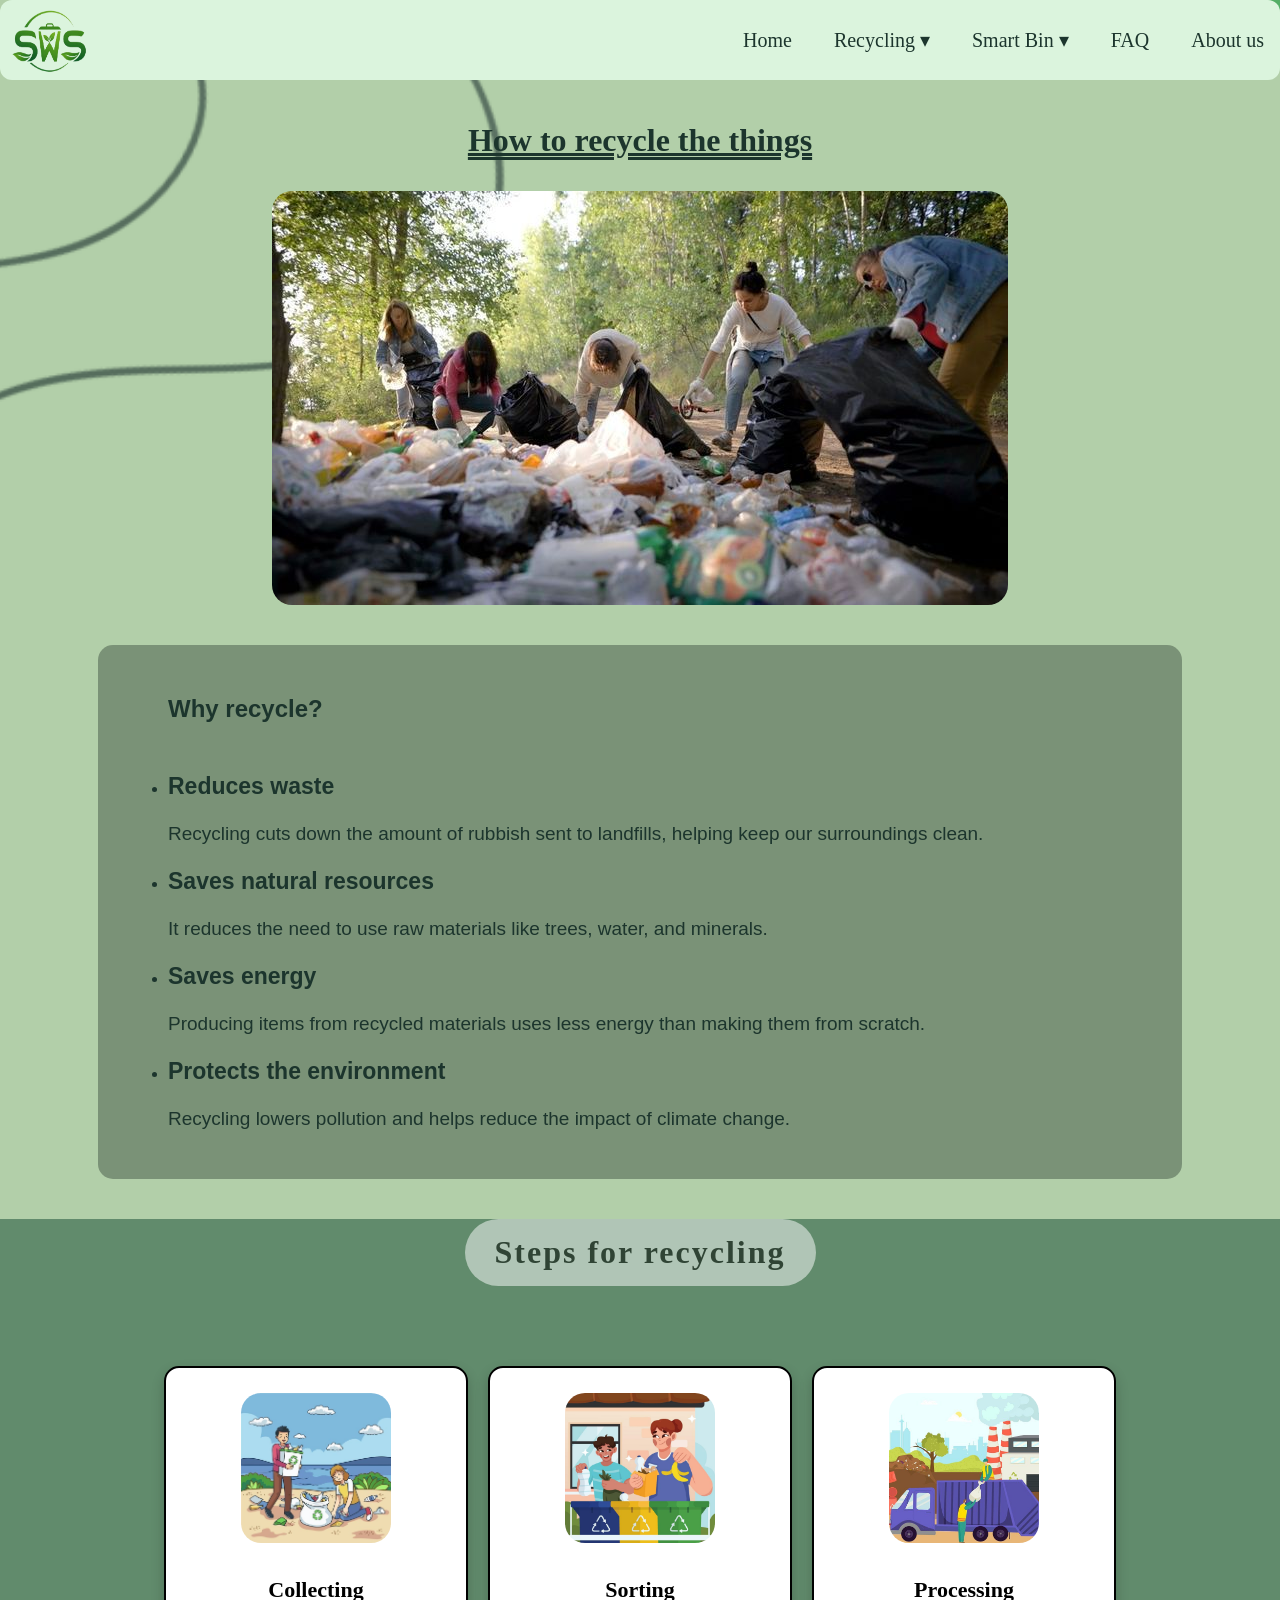
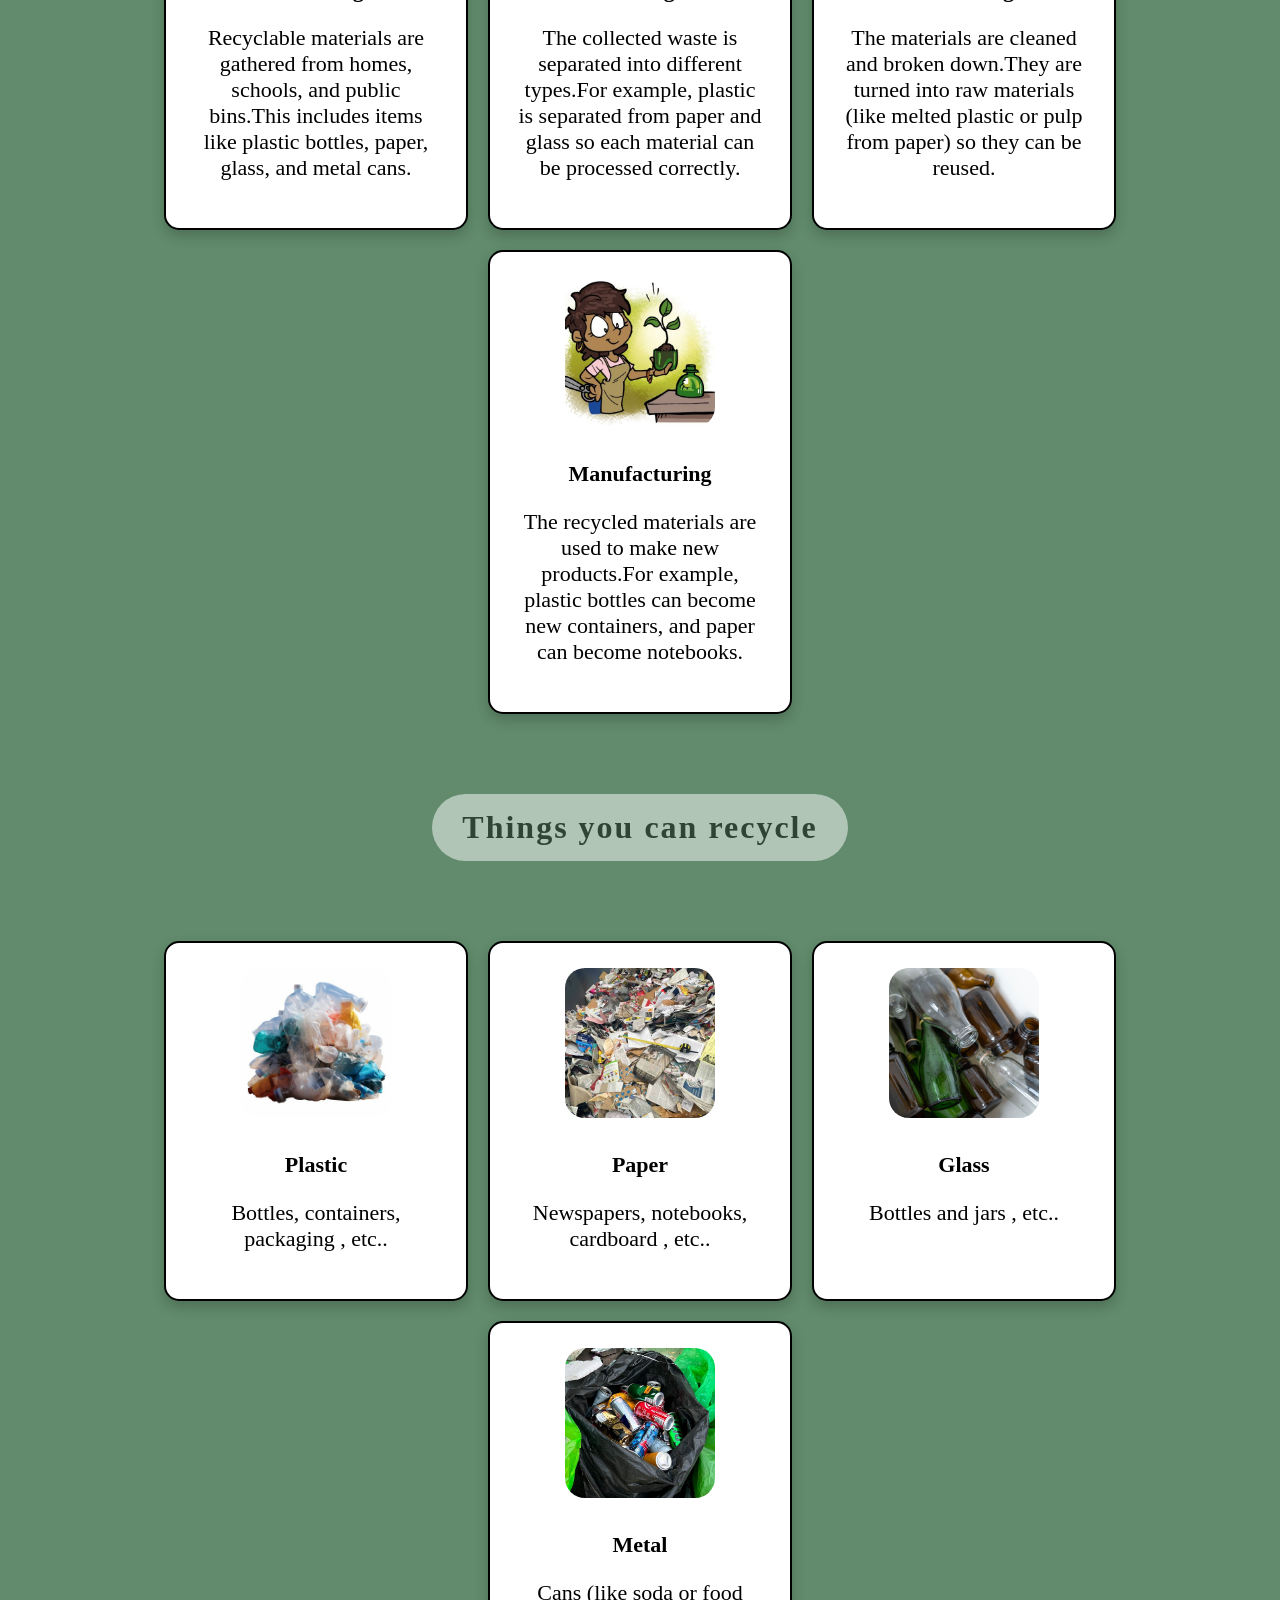
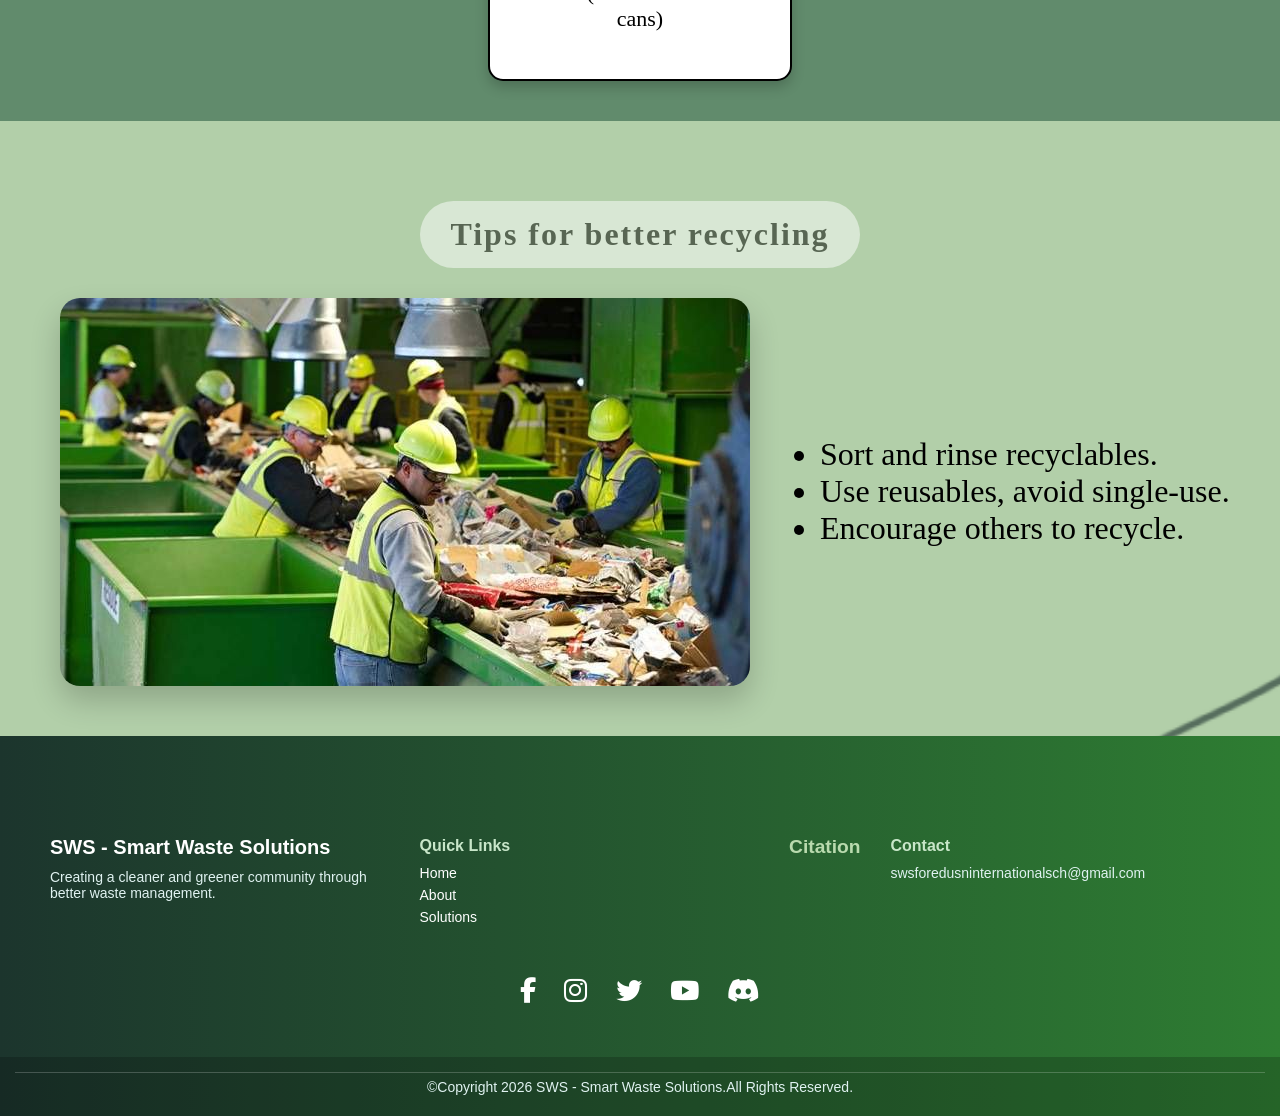
<file: Pages/Tips-for-recycling.html>
<!DOCTYPE html>
<html lang="en">
<head>
    <meta charset="UTF-8">
    <meta name="viewport" content="width=device-width, initial-scale=1.0">
    <title>SWS - Tips For Recycling </title>
    <link rel="stylesheet" href="style1.css">
    <link rel="icon" type="image/x-icon" href="../Media/icon.png">
    <link rel="stylesheet" href="https://cdnjs.cloudflare.com/ajax/libs/font-awesome/6.5.1/css/all.min.css">
    
</head>
<body class="secondpage">

<!-- Start of navbar -->
<div id="navbar">

  <a href="../index.html">
  <img src="../Media/logo.png" alt="logo" id="biglogo">
  </a>

    <a class="nav-link" href="../index.html">Home</a>

  <div class="dropdown">
      <a class="nav-link" href="#">Recycling ▾</a>
      <div class="dropdown-content">
        <a  class="nav-link" href="Tips-for-recycling.html">Tips For Recycling</a>
        <a  class="nav-link" href="benefits-of-recycling.html">Benefits of Recycling</a>
         <a  class="nav-link" href="recycle-items-ideas.html">Recycle-item ideas</a>
      </div>
  </div>

  <div class="dropdown">
      <a  class="nav-link" href="#">Smart Bin ▾</a>
      <div class="dropdown-content">
        <a  class="nav-link" href="Function & Design.html">Function & Design Of Smart Bins</a>
        <a  class="nav-link" href="benefits-of-smart-bins.html">Benefits of Smart Bins</a>
      </div>
  </div>

  <a href="../index.html#faq-go">FAQ</a>
  <a href="Aboutus-sws.html">About us</a>

</div>
<!-- End of navbar -->

<!-- Start of box 1 -->
    <h1>
      <p class="title1">How to recycle the things</p>
    </h1>
   
    <div class="box1">
         <img src="../Media/pickt.png" alt="Picking trash">
    </div>
    <!-- End of box1 -->
     
    <!-- Start of box 2  -->

    <div class="recycle-box">
  <h2 class="wrt">Why recycle?</h2>

  <ul class="wr">
      <li>
          <h3>Reduces waste</h3>
          <p>Recycling cuts down the amount of rubbish sent to landfills, helping keep our surroundings clean.</p>
      </li>

      <li>
          <h3>Saves natural resources</h3>
          <p>It reduces the need to use raw materials like trees, water, and minerals.</p>
      </li>

      <li>
          <h3>Saves energy</h3>
          <p>Producing items from recycled materials uses less energy than making them from scratch.</p>
      </li>

      <li>
          <h3>Protects the environment</h3>
          <p>Recycling lowers pollution and helps reduce the impact of climate change.</p>
      </li>
  </ul>
</div>


<!-- End of box 2 -->

<!-- Start of box 3 -->

<section class="steps">
  <h2>Steps for recycling</h2>
  <div class="C">
    <div class="c">
      <img class="pics" src="../Media/collecting-pic.jpg" alt="collecting" width="150px" height="150px">
      <h3>Collecting</h3>
      <p>Recyclable materials are gathered from homes, schools, and public bins.This includes items like plastic bottles, paper, glass, and metal cans.</p>
    </div>
 
    <div class="c">
      <img class="pics" src="../Media/sorting-pic.jpg" alt="plant" width="150px" height="150px">
      <h3>Sorting</h3>
      <p>The collected waste is separated into different types.For example, plastic is separated from paper and glass so each material can be processed correctly.</p>
    </div>

    <div class="c">
      <img class="pics" src="../Media/processing-pic.jpg" alt="bin" width="150px" height="150px">
      <h3>Processing</h3>
      <p> The materials are cleaned and broken down.They are turned into raw materials (like melted plastic or pulp from paper) so they can be reused.</p>
    </div>
 
    <div class="c">
      <img class="pics" src="../Media/Manufacturing-pic.jpg" alt="earth" width="150px" height="150px">
      <h3>Manufacturing</h3>
      <p>The recycled materials are used to make new products.For example, plastic bottles can become new containers, and paper can become notebooks.</p>
    </div>
 
  </div>

  <h2>Things you can recycle</h2>
  <div class="R">
    <div class="r">
      <img class="pics" src="../Media/plastic-pic.jpg" alt="plastic" width="150px" height="150px">
      <h3>Plastic</h3>
      <p>Bottles, containers, packaging , etc..</p>
    </div>
 
    <div class="r">
      <img class="pics" src="../Media/paper-waste-pic.jpg" alt="paper" width="150px" height="150px">
      <h3>Paper</h3>
      <p>Newspapers, notebooks, cardboard , etc..</p>
    </div>

    <div class="r">
      <img class="pics" src="../Media/glass-pic.jpg" alt="glass" width="150px" height="150px">
      <h3>Glass</h3>
      <p>Bottles and jars , etc..</p>
    </div>
 
    <div class="r">
      <img class="pics" src="../Media/metal-waste-pic.jpg" alt="metal" width="150px" height="150px">
      <h3>Metal</h3>
      <p>Cans (like soda or food cans)</p>
    </div>
 
  </div>
</section>

<!-- End of box 3 -->

<!-- Start of box 4 -->

<h2 id="header-of-tips">Tips for better recycling</h2>

<div class="tips">
  <img src="../Media/better-wastemanagement-pic.jpg" alt="recycle">

  <ul class="list">
    <li>Sort and rinse recyclables.</li>
    <li>Use reusables, avoid single-use.</li>
    <li>Encourage others to recycle.</li>
  </ul>
</div>

<!-- End of box 4 -->

<!-- Start of footer -->
<footer class="footer">
  <div class="footer-container">

    <div class="footer-left">
      <h3>SWS - Smart Waste Solutions</h3>
      <p>Creating a cleaner and greener community through better waste management.</p>
    </div>

    <div class="footer-links">
      <h4>Quick Links</h4>
      <p><a href="../index.html">Home</a></p>
      <p><a href="/Pages/Aboutus-sws.html">About</a></p>
      <p><a href="/Pages/benefits-of-smart-bins.html">Solutions</a></p>
    </div>

    <div class="footer-citation">
      <p><a href="../References.html">Citation</a></p>
    </div>

    <div class="footer-contact">
      <h4>Contact</h4>
      <p>swsforedusninternationalsch@gmail.com</p>
    </div>

    <div class="social-icons">
      <a href="https://www.facebook.com/share/1CdubvWEvr/?mibextid=wwXIfr" target="fab fa-facebook-f">
        <i class="fab fa-facebook-f"></i>
      </a>

      <a href="https://www.instagram.com/accounts/emailsignup/?next=&hl=en" target="fab fa-instagram">
        <i class="fab fa-instagram"></i>
      </a>

      <a href="https://www.twitter.new" target="fab fa-twitter">
        <i class="fab fa-twitter"></i>
      </a>

      <a href="https://www.youtube.com/@SmartWasteSolutions" target="fab fa-youtube">
        <i class="fab fa-youtube"></i>
      </a>

      <a href="https://discord.gg/6uevpXJD" target="fab fa-discord">
        <i class="fab fa-discord"></i>
      </a>
    </div>

  </div>


  <div class="footer-end">
    <p>©Copyright 2026 SWS - Smart Waste Solutions.All Rights Reserved.</p>
  </div>
</footer>
<!-- End of footer -->
</body>
</head>
</html>
</file>
<file: Pages/style1.css>
html, body {
  max-width: 100%;
  overflow-x: hidden;
}
 
body {
    background-color: #b0c79d;
    margin: 0;
    padding: 0;
    padding-top: 90px;
    box-sizing: border-box;
}
 
/* Start of first page */
/* Start of navbar */
/* start of recommendation */
.recommentation{
  background-color: #f4f6f4;
  width: 100%;
  height: 60px;
}
 
#navbar {
    background-color: #dbf4dd;
    position: fixed;
    top: 0;
    width: 100%;
    height: 80px;
    z-index: 1000;
    border-radius: 12px;
    display: flex;
    align-items: center;
    justify-content: flex-end;
    gap: 10px;
    overflow: visible;
 
}
 
#biglogo {
    position: absolute;
    left: 10px;
    width: 80px;
    height: 65px;
}
 
#navbar a {
    color: #1c352d;
    text-decoration: none;
    font-family: "Times New Roman", serif;
    font-size: 20px;
    padding: 25px 16px;
    transition: 0.3s;
    border-radius: 12px;
    display:flex;
    align-items: center;
}
 
#navbar a:hover {
    background: hwb(123 34% 58%);
    color: white;
}
 
.dropdown {
    position: relative;
}
 
.dropdown-content {
    display: none;
    position: absolute;
    top: 100%;
    right: 0;
 
    background-color: #E8F5E9;
    min-width: 200px;
    border-radius: 12px;
    box-shadow: 0px 4px 10px rgba(0,0,0,0.2);
 
    z-index:9999;
}
 
.dropdown-content a {
    display: block;
    padding: 12px;
    text-align: left;
    color: #1c352d;
}
 
.dropdown-content a:hover {
    background: hwb(123 34% 58%);
    color: white;
   
}
 
 
.dropdown:hover .dropdown-content {
    display: block;
}
/* end of navbar */
 
 
/* Start of one */
#intro {
  text-align:left;
 
  
}
 
#bigtitle{
  margin-bottom: 5px;   
  font-family: Arial;
  color: #77b24d;
  font-weight: bold;
}
 
#secondpartoftitle span{
  display: block;       
  font-family: Arial;
  color: #1c352d;
  font-size: 120%;
  font-weight: bold;
  text-align: left;
 
}
 
#first {
    color: #2b684b;
    display: block;
    font-family: Arial;
    font-weight: bold;
 
}
 
#second {
  color: #77b24d;
  display: block;
  font-family: Arial;
  font-weight: bold;
}
 
#senone span{
  color:black;
  display:block;
  font-family: Arial;
  font-weight: normal;
  margin-bottom:10px;
 
 
}
 
#home{
  background-color: #f4f6f4;
  background-image:
    linear-gradient(to right, rgba(255,255,255,1) 0%, rgba(255,255,255,0.85) 30%, rgba(255,255,255,0.4) 55%, rgba(255,255,255,0) 80%),
    url("../Media/bg.png");
  background-repeat: no-repeat;
  background-size:cover;
  background-position: right center;
  height: 400px;
  padding: 90px 40px 40px;
  margin: -1%;
  
  
}
 
#home h1,
#home h2,
#home h3,
#home h4,
#home p {
  margin-top: 0;
}
/* End of one */
 
/* Start of three */
 
#PNS{
  color:#1c352d;
  margin: 119px auto 0 auto;
  font-family: "Times New Roman", serif;
  font-weight: bold;
  text-align: center;
  font-size: 32px;
  letter-spacing: 2px;
  width: fit-content;
  padding: 15px 30px;
  background-color: rgb(240, 245, 241);
  border-radius: 50px;
  opacity: 0.8;
}
.problem-solution {
  display: flex;
  gap: 20px;
  padding: 30px;
}
 
.problem, .solution {
  display: flex;
  align-items: center;
  gap: 20px;
  padding: 25px;
  border-radius: 12px;
  flex: 1;
  width:300px;
  height:300px;
  margin-top: 80px;
  
}
 
 
.problem {
  background-color: #f8dede;
}
 
.solution {
  background-color: #dff0e0;
}
 
.problem img,
.solution img {
  width: 300px;
  height: 300px;
  object-fit: cover;
  border-radius: 50%;
}
 
 
#problem-text {
  color: #b23b3b;
  margin-left: 30px;
  font-size:25px;
  font-family: "Times New Roman", serif;
  font-weight: bold;
}
 
#solution-text {
  color: #2e7d32;
  margin-left:30px;
  font-size:25px;
  font-family: "Times New Roman", serif;
  font-weight: bold;
}
 
.problem p,
.solution p {
  margin-top: 5px;
  margin-left:30px;
  font-size: 20px;
  font-family: "Times New Roman", serif;
}
/* End of three*/
 
/* Start of four */
 
.discover h2{
  color:#1c352d;
  margin: 119px auto 0 auto;
  font-family: "Times New Roman", serif;
  font-weight: bold;
  text-align: center;
  font-size: 32px;
  letter-spacing: 2px;
  width: fit-content;
  padding: 15px 30px;
  background-color: rgb(220, 246, 205);
  border-radius: 50px;
  opacity: 0.8;
}
 
.discover h2:hover{
  text-decoration: underline;
  color: darkgoldenrod;
}
 
.cards1{
  display: flex;
  gap: 30px;
  justify-content: center;
  flex-wrap: wrap;
  margin-top: 100px;
  margin-bottom: 122px;
}
 
.card1{
  width: 35%;
  height: 350px;
  padding: 20px;
  border-radius: 20px;
  background-color: white;
  box-shadow: 0 4px 7px rgba(0,0,0,0.1);
  border: 2px solid black;
  transition: 0.4s ease;
 
  display: flex;
  flex-direction: column;
  align-items: center;
  text-align: center;
}
 
.discover h3{
  font-size: 28px;
  color: black;
  font-family: "Times New Roman", serif;
  font-weight: bold;
  margin: 10px 0;
}
 
.discover p{
  font-size: 22px;
  font-family: "Times New Roman", serif;
  margin: 0;
  width: 90%;
}
 
.pics{
  border-radius: 20%;
  object-fit: cover;
  margin-bottom: 15px;
}
 
.card1:hover{
  transform: translateY(-20px);
  box-shadow: 0 15px 30px rgba(0,0,0,0.2);
}
 
.learn-more {
  display: inline-block;
  margin-top: 12px;
  padding: 8px 16px;
  background: #4CAF50;
  color: white;
  text-decoration: none;
  border-radius: 20px;
  font-size: 13px;
  font-weight: 600;
  transition: 0.3s ease;
}
 
.learn-more:hover {
  background: #0a1f0b;
  transform: scale(1.05);
}
 
/* End of four */

/* Start of report */
label,
textarea {
  font-size: 0.8rem;
  letter-spacing: 1px;
}
 
textarea {
  padding: 10px;
  max-width: 100%;
  line-height: 1.5;
  border-radius: 5px;
  border: 1px solid #cccccc;
  box-shadow: 1px 1px 1px #999999;
}
 
label {
  display: block;
  margin-bottom: 10px;
}
 
/* End of report */
 
/* End of first page */
 
/* Start of second page */
.secondpage{
  background-image: url(../Media/bg-pic-1.png);
   background-repeat: no-repeat;
  background-size: cover;
  background-position: center;
  
  
}
/* How we can recycle */
.title1{
  text-align: center;
  text-decoration:  underline;
  text-decoration-style:double;
  color: #1c352d;
  font-family:"Times New Roman", serif ;
  font-weight: bold;
 
}
 
.box1 img {
  border-radius: 20px;
  display: block;
  margin: 20px auto;
  max-width: 80%;
}
 
.wrt{
  margin-left: 40px;
  color: #1c352d;
  font-family: Arial;
  font-weight: bold;
 
}
 
.wr{
  color: #1c352d ;
  margin-top: 50px;
  font-family: Arial;
  
}
 
.wr p{
  font-size: 19px;
}
 
.wr h3{
  font-size: 23px;
  font-weight: bold;
 
}
 
.recycle-box {
margin: 40px auto;
width: 80%; padding: 30px;
border-radius: 15px;
background-color: rgba(112, 135, 110, 0.835);
box-shadow:0 7px 19px rgba(0, 0, 0, 0. 3);
transition: all 0.3s ease; }
 
.recycle-box:hover {
  transform: scale(1.05);
  box-shadow: 0 12px 25px rgba(0, 0, 0, 0.4);
  background-color: white ;
}
/* End of recycle */
 
/* Start of steps */
.steps h2{
  margin:40px auto;
  color: hsl(0, 0%, 0%);
  font-weight: bold;
  text-align: center;
  font-size: 32px;
  letter-spacing: 2px;
  width:fit-content;
  padding:15px 30px;
  border-radius: 50px;
  justify-content: center;
  background-color: white;
  opacity: 0.5;
  letter-spacing: 2px;
  font-family: 'Times New Roman', Times, serif;
}
.C {
  display: flex;
  justify-content: center;
  gap: 20px;
  padding: 40px;
  flex-wrap: wrap;
}
 
.steps{
  background-color: #618b6c ;
}
 
.c{
  background-color: white;
  width: 250px;
  text-align: center;
  padding: 25px;
  border-radius: 12px;
  border-radius: 15px;
  border:2px solid black;
  box-shadow: 0 6px 13px rgba(0,0,0,0.2);
  transform: 0.3s;
}
 
.c:hover {
  transform: translateY(-40px);
  transition: 0.4s ease;
  box-shadow: 0 15px 30px rgba(0,0,0,0.2);
  background-color: white;
 
}
 
.c img {
  width: 150px;
  height: 150px;
  object-fit: cover;
  border-radius: 20px;
}
 
.c h3 {
  margin-top: 15px;
  font-size: 22px;
  font-family: 'Times New Roman', Times, serif;
  font-weight: bold;
}
 
.c p {
  font-size: 22px;
  font-family: 'Times New Roman', Times, serif;
}
/* End of steps */
 
/* Start of what can we recycle */
.R{
  display: flex;
  justify-content: center;
  gap: 20px;
  padding: 40px;
  flex-wrap: wrap;
}
 
.r{
  background-color: white;
  width: 250px;
  text-align: center;
  padding: 25px;
  border-radius: 12px;
  border-radius: 15px;
  border:2px solid black;
  box-shadow: 0 6px 13px rgba(0,0,0,0.2);
  transform: 0.3s;
}
 
.r:hover {
  transform: translateY(-40px);
  transition: 0.4s ease;
  box-shadow: 0 15px 30px rgba(0,0,0,0.2);
}
 
.r img {
  width: 150px;
  height: 150px;
  object-fit: cover;
  border-radius: 20px;
}
 
.r h3 {
  margin-top: 15px;
  font-size: 22px;
  font-family: 'Times New Roman', Times, serif;
  font-weight: bold;
}
 
.r p {
  font-size: 22px;
  font-family: 'Times New Roman', Times, serif;
}
 
/* End of what can we recycle */
 
/* Start of Tips */
 
 
.tips{
  display: flex;
  align-items: center;
  gap: 30px;
}
 
.tips img{
  border-radius: 20px;
  margin-left: 60px;
  box-shadow: 0 15px 30px rgba(0,0,0,0.2);;
}
 
.list li{
  font-size: 200%;
  font-family: 'Times New Roman', Times, serif;
}
 
#header-of-tips {
  margin: 80px auto 30px;   
  text-align: center;
  font-size: 32px;
  letter-spacing: 2px;
  width: fit-content;
  padding: 15px 30px;
  background-color: white;
  border-radius: 50px;
  opacity:0.5;
 
}
/* End of tips */
/* End of second page */
 
/* Start of third page */
/* Start of para */
.paragraphs{
  padding:80px;
}
 
.abt-content{  
  display:flex;
  justify-content:space-between;
  align-items:center;
  gap:70px;
}
 
 
 
.text{
  flex:1;
}
 
.text h1{
  font-size:60px;
  font-weight:bold;
  line-height:1.2;
  margin-bottom:30px;
  color:black;
  text-align:start;
}
 
.text span{
  color:#1a6515;
}
 
.para{
  font-size:20px;
  color:#282828;
  line-height:1.8;
  margin-bottom:40px;
}
 
.features{
  display:flex;
  gap:80px;
}
 
.text h2{
  font-weight: bold;
}
.feature-column p{
  margin-bottom:20px;
  font-size:20px;
  font-weight:600;
  color:black;
  font-weight:bold;
}
 
.image img{
  width:450px;
  height:600px;
  object-fit:cover;
  border-radius:10px;
}
 
.paragraphs{
  background-color: white;
}
/* End of para */
/* Start of bor */
.bor-t{
  color:#1c352d;
  margin: 119px auto 0 auto;
  font-family: "Times New Roman", serif;
  font-weight: bold;
  text-align: center;
  font-size: 32px;
  letter-spacing: 1px;
  width: fit-content;
  padding: 15px 30px;
  background-color: white;
  border-radius: 50px;
  opacity: 0.8;
  
}
 
.grid{
  display:grid;
  grid-template-columns:repeat(2,1fr);
  gap:25px;
  width:1000px;
  margin:40px auto;
}
/* Card */
.scard{
  display:flex;
  border-radius:20px;
  overflow:hidden;
  height:260px;
  box-shadow:0 6px 15px rgba(0,0,0,0.1);
  transition:1.5s;
  width:100%;
  height:300px;
}
 
.scard:hover{
  transform:translateY(-8px);
}
 
.img-box{
  width:45%;
}
 
.img-box img{
  width:100%;
  height:100%;
  object-fit:cover;
}
 
.text{
  width:55%;
  padding:15px;
}
 
.text h3{
  margin-bottom:10px;
  font-size: x-large;
}
 
.text ul{
  padding-left:18px;
}
 
.text li{
  margin-bottom:6px;
  font-size:20px;
  margin-top: 20px;
 
}
 
.one{ background:#E8F5E9; }
.two{ background:#E3F2FD; }
.three{ background:#FFF8E1; }
.four{ background:#E8EAF6; }
.five{background: #FCE4EC;}
.six{background: #EDE7F6;}
.seven{background:#DCEDC8;}
.eight{background: #F9FBE7;}
.nine{background: #FFF3E0;}
.ten{background: #EFEBE9;}
 
 
/* End of bor */
 
/* Start of circle */
.flowcontainer {
  display: flex;
  justify-content: center;
  align-items: center;
  gap: 20px;
  flex-wrap: wrap;
  
}
 
.name {
  display: flex;
  justify-content: center;
  gap: 275px;
  margin-top: 10px;
}
 
.name p {
  text-align: center;
  width: 120px;
  font-weight: 600;
  font-size: x-large;
}
 
.step {
  display: flex;
  flex-direction: column;
  align-items: center;
}
 
.flow h2{
  text-align: center;
}
 
.circle {
  width: 120px;
  height: 120px;
  border-radius: 50%;
  overflow: hidden;
  border: 4px solid #4CAF50;
  display: flex;
  justify-content: center;
  align-items: center;
  background: white;
}
 
.circle img {
  width: 100%;
  height: 100%;
  object-fit: cover;
}
 
.label {
  margin-top: 8px;
  font-size: 14px;
  font-weight: 600;
  text-align: center;
  color: #333;
}
 
.arrow {
  font-size: 40px;
  color: #4CAF50;
  font-weight: bold;
  margin-bottom: 100px;
}
/* End of the circle */
/* End of third page */
 
/* Start of fourth page */
 
.wasteDashboard{
  display:flex;
  width:1000px;
  height:900px;
  background:white;
  border-radius: 20px;
  box-shadow:0 10px 25px rgba(0,0,0,0.2);
  overflow:hidden;
  margin-top: 200px;
  margin-left:250px
}
 
.dashboardImage{
    width:40%;
}
 
.dashboardImage img{
    width:100%;
    height:100%;
    object-fit:cover;
}
 
.dashboardInfo{
    width:60%;
    padding:20px;
}
 
.dashboardTitle{
    font-size:22px;
    font-weight:bold;
    margin-bottom:15px;
    color:#1f2d2a;
    text-align: center;
    font-family:Arial, Helvetica, sans-serif;
}
 
.wasteStat{
    font-size:16px;
    margin:8px 0;
    padding:6px;
    background:#f4f7f6;
 
}
 
.cityStatus{
    margin-top:15px;
    font-size:18px;
    font-weight:bold;
    color:orange;
    margin-bottom: 20px;
}
/* End of fourth page */
 
/* Start of fifth page */
/* Start of section */
.first-section{
    display:flex;
    justify-content:center;
    align-items:center;
    gap:50px;
    padding:70px 8%;
    flex-wrap:wrap;
}
 
.text-box{
    flex:1;
    min-width:320px;
}
 
.text-box h1{
    font-size:42px;
    margin-bottom:25px;
    color:#1c352d;
    font-family:"Times New Roman", serif;
}
 
.text-box p{
    font-size:20px;
    margin-bottom:30px;
    font-family:Arial, Helvetica, sans-serif;
}
 
.text-box ul{
    padding-left:20px;
}
 
.text-box li{
    margin-bottom:18px;
    padding:18px;
    background:white;
    border-radius:18px;
    box-shadow:0 4px 10px rgba(0,0,0,0.08);
    font-size:18px;
    transition:1s;
}
 
.text-box li:hover{
    transform:translateY(-5px);
    background:#f7f3ce;
}
 
.first-image{
    flex:1;
    min-width:300px;
    display:flex;
    justify-content:center;
}
 
.first-image img{
    width:100%;
    max-width:550px;
    border-radius:20px;
    box-shadow:0 6px 20px rgba(0,0,0,0.2);
    transition:1.7s;
}
 
.first-image img:hover{
    transform:scale(1.03);
}
 
 
 
 
.fourth-title{
    text-align:center;
    font-size:42px;
    margin-top:60px;
    margin-bottom:30px;
    color:#1c352d;
}
 
.steps2{
    display:grid;
    grid-template-columns: repeat(3, 1fr);
    gap:30px;
    justify-content:center;
    max-width:1200px;
    margin:0 auto;
}
 
.step{
    background:white;
    padding:20px;
    border-radius:15px;
    text-align:center;
    box-shadow:0 4px 10px rgba(0,0,0,0.1);
}
 
.step img{
    width:150px;
    height:180px;
    object-fit:cover;
    border-radius:10px;
}
 
.arrow{
      display:none;
}
 
.third-section{
    width:90%;
    margin:60px auto;
    background:white;
    padding:50px;
    border-radius:25px;
    box-shadow:0 5px 18px rgba(0,0,0,0.1);
}
 
.third-head{
    text-align:center;
    font-size:45px;
    margin-bottom:40px;
    text-decoration:underline;
    text-decoration-style:dotted;
}
 
.third-div{
    display:flex;
    flex-direction:column;
    gap:30px;
}
 
.third-bar{
    background:#f7f7f7;
    padding:30px;
    border-radius:20px;
    transition:1.5s;
}
 
.third-bar:hover{
    background:#eef5e8;
}
 
.third-bar h2{
    margin-bottom:15px;
    color:green;
    font-size:28px;
}
 
.third-bar p{
    font-size:18px;
    text-align:justify;
}
 
 
 
.fourth-section{
    padding:70px 8%;
    background:#c8d3bc;
}
 
.fourth-head{
    text-align:center;
    font-size:45px;
    margin-bottom:50px;
    color:#1c352d;
}
 
.fourth-container{
    display:flex;
    justify-content:center;
    align-items:center;
    gap:60px;
    flex-wrap:wrap;
}
 
.big-image img{
    width:100%;
    max-width:650px;
    border-radius:20px;
    box-shadow:0 5px 15px rgba(0,0,0,0.2);
}
 
.fourth-text ul{
    list-style:none;
}
 
.fourth-text li{
    background:white;
    padding:15px 25px;
    margin-bottom:15px;
    border-radius:15px;
    font-size:22px;
    box-shadow:0 3px 10px rgba(0,0,0,0.1);
}
.video h1{
  margin-left:center;
  font-size:45px;
  color:rgb(15, 73, 15);
  display:flex;
  margin-left: 50px;
  justify-content:center;
}
 
.video {
  margin-left: 500px;
  border-radius: 20px;
  
}
 
.video video{
  border-radius: 15px;
  display: block;
}
 
.border{
  width: fit-content;
  margin: auto;
  padding: 5px 20px;
  background-color: #c7d2c4;
  border-radius: 70px;
  font-size: 20px;
  font-weight: bold;
  color: #324535;
  font-family: serif;
 
}
 
 
/* End of section */
/* End of fifth page */
 
/* Start of sixth page */
.hero {
  display: flex;
  justify-content: space-between;
  align-items: center;
  gap: 40px;
  padding: 80px 60px;
  background: white;
  border-bottom: 5px solid #d8f3dc;
}
 
.herotext {
    width: 55%;
}
 
.herotext h1 {
  font-size: 55px;
  margin-bottom: 20px;
  color: #1b4332;
}
 
.herotext p {
  font-size: 19px;
  line-height: 1.8;
  color: #444;
}
 
.hero-img {
    width: 40%;
    height: 350px;
    border-radius: 30px;
    overflow: hidden;
    transition: 2s;
    box-shadow: 0 13px 26px rgba(0,0,0,0.1);
}
 
.hero-img img {
    width: 100%;
    height: 100%;
    object-fit: cover;
}
 
.hero-img:hover {
    transform: scale(1.05) rotate(1deg);
}
 
/* Cards Section */
.smartbin-grid {
  display: grid;
  grid-template-columns: repeat(2, 1fr);
  gap: 25px;
  max-width: 1200px;
  margin: 50px auto;
  padding: 40px;
  background: #18412c;
  border-radius: 20px;
}

.smartbin-item {
  background: #ffffff;
  border-radius: 15px;
  padding: 25px;
  text-align: center;
  border-top: 5px solid #2e7d32;
  box-shadow: 0 6px 15px rgba(0,0,0,0.08);
  transition: 0.3s ease;
}

.smartbin-item:hover {
  transform: translateY(-8px);
  box-shadow: 0 12px 24px rgba(0,0,0,0.15);
}

.smartbin-title {
  font-size: 24px;
  color: #2e7d32;
  margin-bottom: 12px;
  font-family: "Times New Roman", serif;
}

.smartbin-text {
  font-size: 16px;
  color: #555;
  line-height: 1.6;
  font-family: Arial, sans-serif;
}

@media (max-width: 768px) {
  .smartbin-grid {
    grid-template-columns: 1fr;
    padding: 20px;
  }
}
/* Box Section */
.section {
    display: flex;
    gap: 25px;
    padding: 20px 60px 60px;
 
}
 
.box {
    background: #f6f3f3;
    flex: 1;
    padding: 30px;
    border-radius: 20px;
    box-shadow: 0 5px 15px rgba(0,0,0,0.05);
    transition: 1.6s;
}
 
.box h3 {
    color: #1b4332;
    margin-bottom: 15px;
    font-size: x-large;
}
 
.box p {
    line-height: 1.7;
    font-size: larger;
}
 
.box:hover {
    
    background: #e9f5db;
}
 
/* End of sixth page */
 
/* Start of seventh page*/
/* Start of FAQ */
 
.faq-box{
  background-image: url(../Media/bg-pic-1.png);
}
.container {
    max-width: 850px;
    margin: 50px auto;
    padding: 25px;
    background: #fff;
    border-radius: 16px;
    box-shadow: 0 10px 30px rgba(0,0,0,0.1);
}
 
h1 {
    text-align: center;
    color: #2e7d32;
    margin-bottom: 25px;
    font-family: arial;
}
 
.accoi {
    margin-bottom: 12px;
    border: 1px solid #a5d6a7;
    border-radius: 10px;
    overflow: hidden;
    transition: 0.3s;
}
 
.accoi:hover {
    transform: translateY(-2px);
    box-shadow: 0 6px 18px rgba(46,125,50,0.2);
}
 
.accol {
    display: block;
    padding: 15px 18px;
    background: #e8f5e9;
    cursor: pointer;
    font-weight: bold;
    color: #1b5e20;
    transition: 2s;
    font-family: arial;
}
 
.accol:hover {
    background: #c8e6c9;
}
 
input {
    display: none;
}
 
.accoc {
    max-height: 0;
    overflow: hidden;
    background: #fff;
    transition: max-height 0.4s ease, padding 0.4s ease;
    padding: 0 18px;
    color: #555;
    font-size: 14px;
    line-height: 1.6;
    font-family:Arial;
}
 
input:checked + .accol + .accoc {
    max-height: 220px;
    padding: 15px 18px;
}
 
/* End of FAQ */
/* End of seventh page */
 
/* Start of eighth page */
/* hero */
 
.hero {
  display: flex;
  justify-content: space-between;
  align-items: center;
  gap: 40px;
  padding: 80px 60px;
  background: white;
  border-bottom: 5px solid #d8f3dc;
}
 
.herotext {
    width: 55%;
}
 
.herotext h1 {
  font-size: 55px;
  margin-bottom: 20px;
  color: #1b4332;
}
 
.herotext p {
  font-size: 19px;
  line-height: 1.8;
  color: #444;
}
 
.hero-img {
    width: 40%;
    height: 350px;
    border-radius: 30px;
    overflow: hidden;
    transition: 0.4s;
    box-shadow: 0 13px 26px rgba(0,0,0,0.1);
}
 
.hero-img img {
    width: 100%;
    height: 100%;
    object-fit: cover;
}
 
.hero-img:hover {
    transform: scale(1.05) rotate(1deg);
}
 
/* Cards Section */
.about-grid {
  display: flex;
  gap: 25px;
  padding: 60px;
  border-radius: 30px;
  box-shadow: 0 5px 15px rgba(0,0,0,0.05);
  border-top: 4px solid #b7e4c7;
  flex-wrap: wrap;
}

.about-box {
  flex: 1;
  min-width: 250px;
  background: white;
  padding: 25px;
  border-radius: 20px;
  text-align: center;
}

.about-title {
  margin-bottom: 15px;
  color: #2d6a4f;
  font-size: xx-large;
}

.about-text {
  font-size: 35px;
}

.about-box:hover {
  transform: translateY(-8px);
  transition: 0.3s ease;
  box-shadow: 0 10px 20px rgba(0,0,0,0.12);
}

/* Box Section */
.section {
    display: flex;
    gap: 25px;
    padding: 20px 60px 60px;
 
}
 
.box {
    background: #f6f3f3;
    flex: 1;
    padding: 30px;
    border-radius: 20px;
    box-shadow: 0 5px 15px rgba(0,0,0,0.05);
    transition: 0.3s;
}
 
.box h3 {
    color: #1b4332;
    margin-bottom: 15px;
    font-size: x-large;
}
 
.box p {
    line-height: 1.7;
    font-size: larger;
}
 
.box:hover {
    
    background: #e9f5db;
}
 
/* Team Members Section */
.team {
    padding: 60px;
    text-align: center;
}
 
.team h2 {
    margin-bottom: 40px;
    font-size: 40px;
    color: #1b4332;
}
 
.team-container {
    display: flex;
    justify-content: center;
    gap: 30px;
    flex-wrap: wrap;
    background: #a0af8b;
    padding: 60px 20px;
    border-radius: 40px;
}
 
.member {
  background-color: white;
  width: 260px;
  padding: 40px 20px;
  border-radius: 25px;
  text-align: center;
  transition: 1.5s cubic-bezier(0.175, 0.885, 0.32, 1.275);
  box-shadow: 0 10px 25px rgba(0,0,0,0.1);
}
 
.member:hover {
    transform: translateY(-15px);
    background: #d8f3dc;
    box-shadow: 0 15px 35px rgba(0,0,0,0.15);
}
 
.team p{
  font-size:30px;
}
.circle {
    width: 160px;
    height: 160px;
    border: 3px solid #1b4332;
    border-radius: 50%;
    overflow: hidden;
    margin: 0 auto 25px;
    display: flex;
    align-items: center;
    justify-content: center;
    background: #f8f9fa;
}
 
.circle img {
    width: 100%;
    height: 100%;
    object-fit: cover;
}
 
.member h4 {
    font-size: 1.4rem;
    margin-bottom: 8px;
    font-family: "Georgia", serif;
    color: #081c15;
}
 
.member p {
    margin: 0;
    color: #40916c;
    font-weight: 600;
    font-size: 0.85rem;
    letter-spacing: 1px;
}
 
 
/* End of eighth page */
/* start of recycle items idea */
.heady{
  text-align:center;
  margin-bottom:40px;
}
.heady h1{
  margin-left: 40px;
  
}
 
/* Start of footer */
.footer {
  background: linear-gradient(to right, #1c352d, #2e7d32);
  color: white;
  padding-top: 50px;
  font-family: Arial, sans-serif;
  margin-top: 50px;
}
 
.footer-container {
  display: flex;
  justify-content: space-between;
  flex-wrap: wrap;
  gap: 30px;
  padding: 30px 50px;
}
 
.footer-left,
.footer-links,
.footer-contact {
  flex: 1;
  min-width: 200px;
}
 
.footer h3 {
  font-size: 20px;
  font-weight: bold;
  margin-bottom: 10px;
}
 
.footer h4 {
  font-size: 16px;
  font-weight: bold;
  margin-bottom: 10px;
  color: #c8e6c9;
}
 
.footer p {
  font-size: 14px;
  margin: 6px 0;
  color: #e0f2f1;
}
 
.footer-links a {
  color: white;
  text-decoration: none;
  transition: 0.3s;
}
 
.footer-links a:hover {
  color: #a5d6a7;
  transform: translateX(5px);
}
 
.social-icons {
  text-align: center;
  margin-top: 15px;
  width: 100%;
}
 
.social-icons a {
  color: white;
  font-size: 26px;
  margin: 0 12px;
  transition: 0.3s;
  display: inline-block;
}
 
.social-icons a:hover {
  color: #A5D6A7;
  transform: scale(1.2);
}
 
.footer-end {
  text-align: center;
  padding: 15px;
  background-color: rgba(0, 0, 0, 0.2);
  font-size: 13px;
  margin-top: 20px;
}
 
.footer-end::before {
  content: "";
  display: block;
  width: 100%;
  max-width: 100%;
  height: 1px;
  background-color: rgba(255,255,255,0.2);
}
 
.t-bsb{
  margin-right: 1000px;
}
 
.footer-citation a {
  color: rgb(185, 218, 174);
  text-decoration: none;
  font-weight: 600;
}
 
.footer-citation p{
  margin-top: 20px;
  font-size: larger;
}
/* End of footer */
 
/* Start of recycle-item */
/* CARD GRID */
.c-ards{
  display:grid;
  grid-template-columns:repeat(2, 420px);
  justify-content:center;
  gap:50px;
  padding:40px 20px;
}
 
/* CARD */
.c-ard{
  background:white;
  border-radius:20px;
  padding:25px;
  box-shadow:0 6px 18px rgba(0,0,0,0.12);
  transition:0.3s ease;
  overflow:hidden;
}
 
.c-ard:hover{
  transform:translateY(-15px);
  background:#e8fff1;
}
 
/* IMAGE BOX */
.i--mage{
  width:100%;
  height:250px;
  overflow:hidden;
  border-radius:15px;
  margin-bottom:20px;
}
 
.i--mage img{
  width:100%;
  height:100%;
  object-fit:cover;
  display:block;
}
 
/* TEXT */
.c-ard h3{
  margin-bottom:12px;
  font-size:x-large;
}
 
.c-ard p{
  font-size:20px;
  line-height:1.6;
}
 
/* HOW IT WORKS */
.how{
  text-align:center;
  margin-bottom:70px;
  font-size: larger;
 
}
 
.ssteps{
  display:flex;
  justify-content:center;
  flex-wrap:wrap;
  gap:40px;
  margin-top:30px;
}
 
.sstep{
  width:210px;
  background:white;
  padding:25px;
  border-radius:12px;
  box-shadow:0 4px 10px rgba(0,0,0,0.1);
  transition:1.8s;
}
 
.sstep:hover{
  transform:scale(1.05);
  background:#fff5d9;
}
 
.icon{
  font-size:40px;
  margin-bottom:15px;
}
 
.video-box{
  width: 85%;
  margin: 50px auto;
  text-align: center;
}

.video-box h2{
  font-size: 30px;
  margin-bottom: 25px;
  color: #2e7d32;
}

/* 2 videos per row */
.video-grid{
  display: grid;
  grid-template-columns: repeat(2, 1fr);
  gap: 25px;
}


.video-container{
  position: relative;
  width: 100%;
  padding-bottom: 56.25%; 
  overflow: hidden;
  border-radius: 15px;
  box-shadow: 0 6px 15px rgba(0,0,0,0.15);
  background: black;
}


.video-container iframe,
.video-container video{
  position: absolute;
  top: 0;
  left: 0;
  width: 100%;
  height: 100%;
  border: none;
  object-fit: cover;
}
 
/* Start of report */

 
    .input-report {
      width: 850px;
      height: 150px;
      padding: 10px;
      margin-left: 290px;
      border: 2px solid #bbb;
      border-radius: 8px;
      font-size: 14px;
      outline: none;
      
    }
 
    .send-report {
      margin-top: 10px;
      margin-left: 300px;
      width: 70px;
      padding: 12px;
      background: red;
      color: white;
      border: none;
      border-radius: 8px;
      font-size: 16px;
      transition: 0.3s;
    
    }
 
    .send-report:hover {
      background: darkred;
    }
    /* End of report */

/* three amount */
.stats-card {
  display: flex;
  justify-content: space-between;
  background-color: #ffffff; 
  padding: 40px;
  border-radius: 16px; 
  box-shadow: 0 4px 20px rgba(0, 0, 0, 0.08); 
  margin: 20px;
  align-items: center;
}

.stat-item {
  display: flex;
  align-items: center;
  gap: 15px;
}

.icon {
  font-size: 6rem;
}

.stat-number {
  font-size: 6rem;
  font-weight: 800;
  color: #1e293b;
  margin: 0;
}

.stat-label {
  font-size: 1rem;
  color: #64748b;
  
}
/* end of it */
</file>
